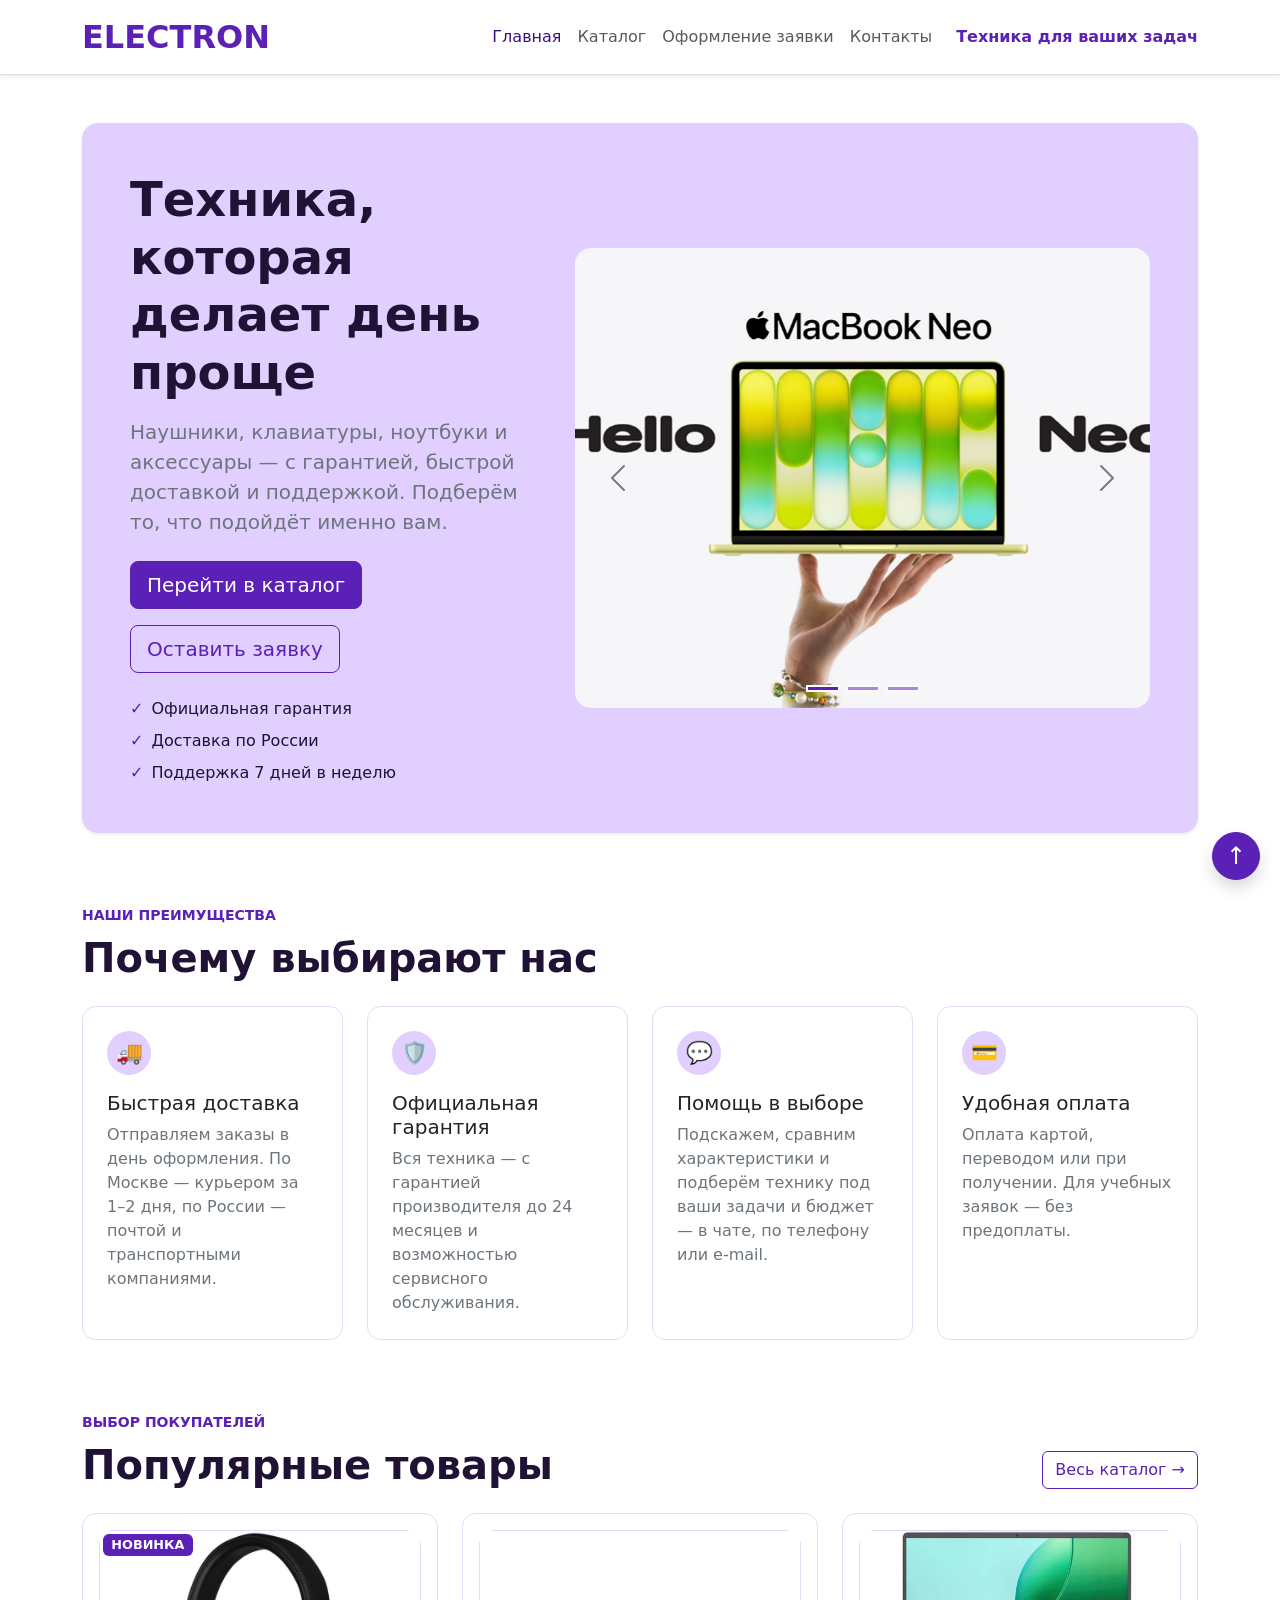
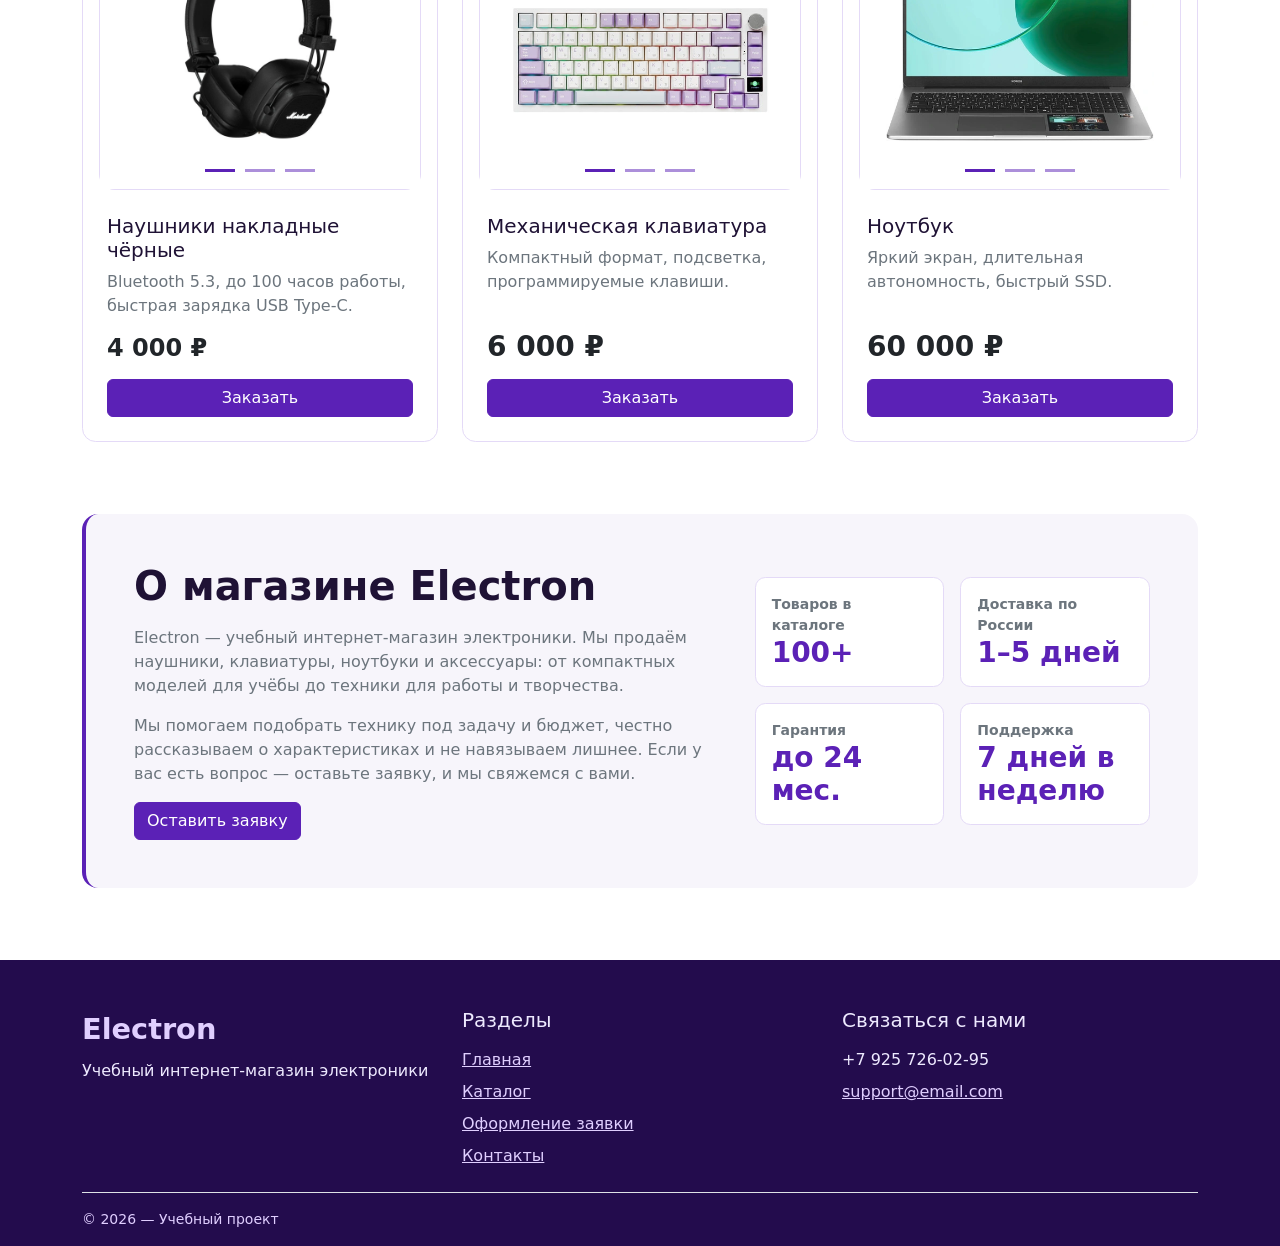
<file: index.html>
<!doctype html>
<html lang="ru" data-bs-theme="light">
  <head>
    <meta charset="UTF-8" />
    <meta name="viewport" content="width=device-width, initial-scale=1" />
    <meta
      name="description"
      content="Electron — учебный интернет-магазин электроники: наушники, клавиатуры, ноутбуки и аксессуары."
    />
    <meta property="og:type" content="website" />
    <meta
      property="og:title"
      content="Electron — интернет-магазин электроники"
    />
    <meta
      property="og:description"
      content="Учебный frontend-проект интернет-магазина электроники."
    />
    <meta
      property="og:image"
      content="https://aer1s7.github.io/kr1-html-css-shop/images/preview.jpg"
    />
    <title>Electron — интернет-магазин электроники</title>
    <script src="vendor/bootstrap/js/bootstrap.bundle.min.js"></script>
    <link rel="stylesheet" href="vendor/bootstrap/css/bootstrap.min.css" />
    <link rel="stylesheet" href="css/custom.css" />
  </head>
  <body>
    <a id="top" class="visually-hidden-focusable" href="#main-content"
      >Перейти к содержимому</a
    >

    <nav
      class="navbar navbar-expand-lg sticky-top bg-white shadow-sm border-bottom"
    >
      <div class="container">
        <a class="navbar-brand fw-bold fs-2 brand-link" href="index.html"
          >ELECTRON</a
        >
        <button
          class="navbar-toggler"
          type="button"
          data-bs-toggle="collapse"
          data-bs-target="#mainNavbar"
          aria-controls="mainNavbar"
          aria-expanded="false"
          aria-label="Открыть меню"
        >
          <span class="navbar-toggler-icon"></span>
        </button>
        <div class="collapse navbar-collapse" id="mainNavbar">
          <ul class="navbar-nav ms-auto mb-2 mb-lg-0 align-items-lg-center">
            <li class="nav-item">
              <a class="nav-link active" aria-current="page" href="index.html"
                >Главная</a
              >
            </li>
            <li class="nav-item">
              <a class="nav-link" href="catalog.html">Каталог</a>
            </li>
            <li class="nav-item">
              <a class="nav-link" href="order.html">Оформление заявки</a>
            </li>
            <li class="nav-item">
              <a class="nav-link" href="contacts.html">Контакты</a>
            </li>
          </ul>
          <span class="navbar-text ms-lg-3 fw-semibold brand-text"
            >Техника для ваших задач</span
          >
        </div>
      </div>
    </nav>

    <main id="main-content">
      <!-- Hero -->

      <section class="container py-5">
        <div class="hero-panel rounded-4 shadow-sm p-4 p-lg-5">
          <div class="row align-items-center g-4 g-lg-5">
            <div class="col-12 col-lg-5">
              <h1 class="display-5 fw-bold mb-3">
                Техника, которая делает день проще
              </h1>
              <p class="lead text-secondary mb-4">
                Наушники, клавиатуры, ноутбуки и аксессуары — с гарантией,
                быстрой доставкой и поддержкой. Подберём то, что подойдёт именно
                вам.
              </p>
              <div class="d-flex flex-wrap gap-3 mb-4">
                <a class="btn btn-brand btn-lg" href="catalog.html"
                  >Перейти в каталог</a
                >
                <a class="btn btn-outline-brand btn-lg" href="order.html"
                  >Оставить заявку</a
                >
              </div>
              <ul class="list-unstyled d-flex flex-column gap-2 mb-0">
                <li>
                  <span class="text-brand fw-bold me-2">✓</span>Официальная
                  гарантия
                </li>
                <li>
                  <span class="text-brand fw-bold me-2">✓</span>Доставка по
                  России
                </li>
                <li>
                  <span class="text-brand fw-bold me-2">✓</span>Поддержка 7 дней
                  в неделю
                </li>
              </ul>
            </div>
            <div class="col-12 col-lg-7">
              <div
                id="heroCarousel"
                class="carousel slide"
                data-bs-ride="carousel"
                data-bs-theme="dark"
              >
                <div class="carousel-indicators">
                  <button
                    type="button"
                    data-bs-target="#heroCarousel"
                    data-bs-slide-to="0"
                    class="active"
                    aria-current="true"
                    aria-label="Слайд 1"
                  ></button>
                  <button
                    type="button"
                    data-bs-target="#heroCarousel"
                    data-bs-slide-to="1"
                    aria-label="Слайд 2"
                  ></button>
                  <button
                    type="button"
                    data-bs-target="#heroCarousel"
                    data-bs-slide-to="2"
                    aria-label="Слайд 3"
                  ></button>
                </div>
                <div class="carousel-inner rounded-4">
                  <div class="carousel-item active" data-bs-interval="5000">
                    <img
                      src="images/carousel.png"
                      class="d-block w-100 hero-carousel-image"
                      alt="Подборка современной электроники"
                    />
                  </div>
                  <div class="carousel-item" data-bs-interval="5000">
                    <img
                      src="images/carousel2.webp"
                      class="d-block w-100 hero-carousel-image"
                      alt="Электроника и аксессуары"
                    />
                  </div>
                  <div class="carousel-item">
                    <img
                      src="images/carousel3.jpg"
                      class="d-block w-100 hero-carousel-image"
                      alt="Техника для работы и отдыха"
                    />
                  </div>
                </div>
                <button
                  class="carousel-control-prev"
                  type="button"
                  data-bs-target="#heroCarousel"
                  data-bs-slide="prev"
                >
                  <span
                    class="carousel-control-prev-icon"
                    aria-hidden="true"
                  ></span
                  ><span class="visually-hidden">Предыдущий</span>
                </button>
                <button
                  class="carousel-control-next"
                  type="button"
                  data-bs-target="#heroCarousel"
                  data-bs-slide="next"
                >
                  <span
                    class="carousel-control-next-icon"
                    aria-hidden="true"
                  ></span
                  ><span class="visually-hidden">Следующий</span>
                </button>
              </div>
            </div>
          </div>
        </div>
      </section>

      <!-- Преимущества -->

      <section class="container py-4" id="advantages">
        <div
          class="d-flex flex-wrap justify-content-between align-items-end gap-2 mb-4"
        >
          <div>
            <p class="text-brand fw-semibold text-uppercase small mb-2">
              Наши преимущества
            </p>
            <h2 class="h1 fw-bold mb-0">Почему выбирают нас</h2>
          </div>
        </div>
        <div class="row row-cols-1 row-cols-sm-2 row-cols-xl-4 g-4">
          <div class="col">
            <article class="card h-100 feature-card">
              <div class="card-body p-4">
                <div class="feature-icon mb-3" aria-hidden="true">🚚</div>
                <h3 class="h5 card-title">Быстрая доставка</h3>
                <p class="card-text text-secondary mb-0">
                  Отправляем заказы в день оформления. По Москве — курьером за
                  1–2 дня, по России — почтой и транспортными компаниями.
                </p>
              </div>
            </article>
          </div>
          <div class="col">
            <article class="card h-100 feature-card">
              <div class="card-body p-4">
                <div class="feature-icon mb-3" aria-hidden="true">🛡️</div>
                <h3 class="h5 card-title">Официальная гарантия</h3>
                <p class="card-text text-secondary mb-0">
                  Вся техника — с гарантией производителя до 24 месяцев и
                  возможностью сервисного обслуживания.
                </p>
              </div>
            </article>
          </div>
          <div class="col">
            <article class="card h-100 feature-card">
              <div class="card-body p-4">
                <div class="feature-icon mb-3" aria-hidden="true">💬</div>
                <h3 class="h5 card-title">Помощь в выборе</h3>
                <p class="card-text text-secondary mb-0">
                  Подскажем, сравним характеристики и подберём технику под ваши
                  задачи и бюджет — в чате, по телефону или e-mail.
                </p>
              </div>
            </article>
          </div>
          <div class="col">
            <article class="card h-100 feature-card">
              <div class="card-body p-4">
                <div class="feature-icon mb-3" aria-hidden="true">💳</div>
                <h3 class="h5 card-title">Удобная оплата</h3>
                <p class="card-text text-secondary mb-0">
                  Оплата картой, переводом или при получении. Для учебных заявок
                  — без предоплаты.
                </p>
              </div>
            </article>
          </div>
        </div>
      </section>

      <!-- Популярные товары -->

      <section class="container py-5" id="popular">
        <div
          class="d-flex flex-wrap justify-content-between align-items-end gap-3 mb-4"
        >
          <div>
            <p class="text-brand fw-semibold text-uppercase small mb-2">
              Выбор покупателей
            </p>
            <h2 class="h1 fw-bold mb-0">Популярные товары</h2>
          </div>
          <a href="catalog.html" class="btn btn-outline-brand"
            >Весь каталог <span aria-hidden="true">→</span></a
          >
        </div>
        <div class="row row-cols-1 row-cols-sm-2 row-cols-lg-3 g-4">
          <div class="col">
            <article class="card product-card h-100">
              <span class="badge product-badge">Новинка</span>
              <a href="product.html" class="product-image-wrap">
                <div
                  id="productCarousel"
                  class="carousel slide"
                  data-bs-ride="carousel"
                  data-bs-theme="dark"
                >
                  <div class="carousel-indicators">
                    <button
                      type="button"
                      data-bs-target="#productCarousel"
                      data-bs-slide-to="0"
                      class="active"
                      aria-current="true"
                      aria-label="Слайд 1"
                    ></button>
                    <button
                      type="button"
                      data-bs-target="#productCarousel"
                      data-bs-slide-to="1"
                      aria-label="Слайд 2"
                    ></button>
                    <button
                      type="button"
                      data-bs-target="#productCarousel"
                      data-bs-slide-to="2"
                      aria-label="Слайд 3"
                    ></button>
                  </div>
                  <div class="carousel-inner rounded-4">
                    <div class="carousel-item active" data-bs-interval="5000">
                      <img
                        class="d-block w-100 pb-5 card-img-top product-image carousel-image"
                        src="images/product-1.jpg"
                      />
                    </div>
                    <div class="carousel-item" data-bs-interval="5000">
                      <img
                        src="images/product-1-2.webp"
                        class="d-block w-100 card-img-top product-image carousel-image"
                      />
                    </div>
                    <div class="carousel-item" data-bs-interval="5000">
                      <img
                        src="images/product-1-3.webp"
                        class="d-block w-100 pb-3 card-img-top product-image carousel-image"
                      />
                    </div>
                  </div></div
              ></a>
              <div class="card-body d-flex flex-column p-4">
                <h3 class="h5 card-title">
                  <a href="product.html" class="product-title-link"
                    >Наушники накладные чёрные</a
                  >
                </h3>
                <p class="card-text text-secondary text-wrap">
                  Bluetooth 5.3, до 100 часов работы, быстрая зарядка USB
                  Type-C.
                </p>
                <p class="h4 fw-bold mt-auto mb-3">4 000 ₽</p>
                <button
                  class="btn btn-brand w-100"
                  type="button"
                  data-product="Наушники накладные чёрные"
                  data-bs-toggle="modal"
                  data-bs-target="#orderModal"
                >
                  Заказать
                </button>
              </div>
            </article>
          </div>
          <div class="col">
            <article class="card product-card h-100">
              <a href="product.html" class="product-image-wrap">
                <div
                  id="productCarousel2"
                  class="carousel slide"
                  data-bs-ride="carousel"
                  data-bs-theme="dark"
                >
                  <div class="carousel-indicators">
                    <button
                      type="button"
                      data-bs-target="#productCarousel2"
                      data-bs-slide-to="0"
                      class="active"
                      aria-current="true"
                      aria-label="Слайд 1"
                    ></button>
                    <button
                      type="button"
                      data-bs-target="#productCarousel2"
                      data-bs-slide-to="1"
                      aria-label="Слайд 2"
                    ></button>
                    <button
                      type="button"
                      data-bs-target="#productCarousel2"
                      data-bs-slide-to="2"
                      aria-label="Слайд 3"
                    ></button>
                  </div>
                  <div class="carousel-inner rounded-4">
                    <div class="carousel-item active" data-bs-interval="5000">
                      <img
                        class="d-block w-100 card-img-top product-image carousel-image"
                        src="images/product-2.jpg"
                      />
                    </div>
                    <div class="carousel-item" data-bs-interval="5000">
                      <img
                        src="images/product-2-2.webp"
                        class="d-block w-100 card-img-top product-image carousel-image"
                      />
                    </div>
                    <div class="carousel-item" data-bs-interval="5000">
                      <img
                        src="images/product-2-3.webp"
                        class="d-block w-100 card-img-top product-image carousel-image"
                      />
                    </div>
                  </div></div
              ></a>
              <div class="card-body d-flex flex-column p-4">
                <h3 class="h5 card-title">
                  <a href="product.html" class="product-title-link"
                    >Механическая клавиатура</a
                  >
                </h3>
                <p class="card-text text-secondary">
                  Компактный формат, подсветка, программируемые клавиши.
                </p>
                <p class="h3 fw-bold mt-auto mb-3">6 000 ₽</p>
                <button
                  class="btn btn-brand w-100"
                  type="button"
                  data-product="Механическая клавиатура"
                  data-bs-toggle="modal"
                  data-bs-target="#orderModal"
                >
                  Заказать
                </button>
              </div>
            </article>
          </div>
          <div class="col">
            <article class="card product-card h-100">
              <a href="product.html" class="product-image-wrap">
                <div
                  id="productCarousel3"
                  class="carousel slide"
                  data-bs-ride="carousel"
                  data-bs-theme="dark"
                >
                  <div class="carousel-indicators">
                    <button
                      type="button"
                      data-bs-target="#productCarousel3"
                      data-bs-slide-to="0"
                      class="active"
                      aria-current="true"
                      aria-label="Слайд 1"
                    ></button>
                    <button
                      type="button"
                      data-bs-target="#productCarousel3"
                      data-bs-slide-to="1"
                      aria-label="Слайд 2"
                    ></button>
                    <button
                      type="button"
                      data-bs-target="#productCarousel3"
                      data-bs-slide-to="2"
                      aria-label="Слайд 3"
                    ></button>
                  </div>
                  <div class="carousel-inner rounded-4">
                    <div class="carousel-item active" data-bs-interval="5000">
                      <img
                        class="d-block w-100 pb-5 card-img-top product-image carousel-image"
                        src="images/product-3.jpg"
                      />
                    </div>
                    <div class="carousel-item" data-bs-interval="5000">
                      <img
                        src="images/product-3-2.webp"
                        class="d-block w-100 card-img-top product-image carousel-image"
                      />
                    </div>
                    <div class="carousel-item" data-bs-interval="5000">
                      <img
                        src="images/product-3-3.webp"
                        class="d-block w-100 card-img-top product-image carousel-image"
                      />
                    </div>
                  </div></div
              ></a>
              <div class="card-body d-flex flex-column p-4">
                <h3 class="h5 card-title">
                  <a href="product.html" class="product-title-link">Ноутбук</a>
                </h3>
                <p class="card-text text-secondary">
                  Яркий экран, длительная автономность, быстрый SSD.
                </p>
                <p class="h3 fw-bold mt-auto mb-3">60 000 ₽</p>
                <button
                  class="btn btn-brand w-100"
                  type="button"
                  data-product="Ноутбук"
                  data-bs-toggle="modal"
                  data-bs-target="#orderModal"
                >
                  Заказать
                </button>
              </div>
            </article>
          </div>
        </div>
      </section>

      <!-- О магазине -->

      <section class="container py-4 mb-5" aria-labelledby="about-shop-title">
        <div class="about-panel rounded-4 p-4 p-lg-5">
          <div class="row g-4 g-lg-5 align-items-center">
            <div class="col-12 col-lg-7">
              <h2 class="h1 fw-bold mb-3" id="about-shop-title">
                О магазине Electron
              </h2>
              <p class="text-secondary">
                Electron — учебный интернет-магазин электроники. Мы продаём
                наушники, клавиатуры, ноутбуки и аксессуары: от компактных
                моделей для учёбы до техники для работы и творчества.
              </p>
              <p class="text-secondary">
                Мы помогаем подобрать технику под задачу и бюджет, честно
                рассказываем о характеристиках и не навязываем лишнее. Если у
                вас есть вопрос — оставьте заявку, и мы свяжемся с вами.
              </p>
              <a class="btn btn-brand" href="order.html">Оставить заявку</a>
            </div>
            <div class="col-12 col-lg-5">
              <dl class="row g-3 mb-0">
                <div class="col-6">
                  <div class="fact-card h-100">
                    <dt class="small text-secondary">Товаров в каталоге</dt>
                    <dd class="h3 fw-bold text-brand mb-0">100+</dd>
                  </div>
                </div>
                <div class="col-6">
                  <div class="fact-card h-100">
                    <dt class="small text-secondary">Доставка по России</dt>
                    <dd class="h3 fw-bold text-brand mb-0">1–5 дней</dd>
                  </div>
                </div>
                <div class="col-6">
                  <div class="fact-card h-100">
                    <dt class="small text-secondary">Гарантия</dt>
                    <dd class="h3 fw-bold text-brand mb-0">до 24 мес.</dd>
                  </div>
                </div>
                <div class="col-6">
                  <div class="fact-card h-100">
                    <dt class="small text-secondary">Поддержка</dt>
                    <dd class="h3 fw-bold text-brand mb-0">7 дней в неделю</dd>
                  </div>
                </div>
              </dl>
            </div>
          </div>
        </div>
      </section>
    </main>

    <!-- Футер -->

    <footer id="site-footer" class="site-footer pt-5 pb-3">
      <div class="container">
        <div class="row g-4 pb-4">
          <div class="col-12 col-md-4">
            <a href="index.html" class="footer-logo text-decoration-none"
              >Electron</a
            >
            <p class="mt-2 mb-0">Учебный интернет-магазин электроники</p>
          </div>
          <div class="col-6 col-md-4">
            <h2 class="h5 mb-3">Разделы</h2>
            <ul class="list-unstyled d-grid gap-2 mb-0">
              <li><a href="index.html">Главная</a></li>
              <li><a href="catalog.html">Каталог</a></li>
              <li><a href="order.html">Оформление заявки</a></li>
              <li><a href="contacts.html">Контакты</a></li>
            </ul>
          </div>
          <div class="col-6 col-md-4">
            <h2 class="h5 mb-3">Связаться с нами</h2>
            <p class="mb-2">+7 925 726-02-95</p>
            <p class="mb-0">
              <a href="mailto:support@email.com">support@email.com</a>
            </p>
          </div>
        </div>
        <div class="border-top footer-bottom pt-3">
          <p class="small mb-0">&copy; 2026 — Учебный проект</p>
        </div>
      </div>
    </footer>

    <div
      class="modal fade"
      id="orderModal"
      tabindex="-1"
      aria-labelledby="orderModalLabel"
      aria-hidden="true"
    >
      <div class="modal-dialog modal-dialog-centered">
        <div class="modal-content">
          <div class="modal-header">
            <h2 class="modal-title fs-5" id="orderModalLabel">
              Оформление заявки
            </h2>
            <button
              type="button"
              class="btn-close"
              data-bs-dismiss="modal"
              aria-label="Закрыть"
            ></button>
          </div>
          <form
            class="needs-validation"
            id="order-form"
            action="#"
            method="post"
            novalidate
          >
            <div class="modal-body">
              <input type="hidden" id="selected-product" name="product" />
              <div class="mb-3">
                <label class="form-label" for="order-name">Имя</label
                ><input
                  class="form-control"
                  id="order-name"
                  name="name"
                  type="text"
                  placeholder="Введите ваше имя"
                  autocomplete="given-name"
                  required
                />
                <div class="invalid-feedback">Укажите имя.</div>
              </div>
              <div class="mb-3">
                <label class="form-label" for="order-email">E-mail</label
                ><input
                  class="form-control"
                  id="order-email"
                  name="email"
                  type="email"
                  placeholder="example@mail.ru"
                  autocomplete="email"
                  required
                />
                <div class="invalid-feedback">Укажите корректный e-mail.</div>
              </div>
              <div class="mb-3">
                <label class="form-label" for="order-phone">Телефон</label
                ><input
                  class="form-control"
                  id="order-phone"
                  name="phone"
                  type="tel"
                  inputmode="tel"
                  placeholder="+7 (900) 000-00-00"
                  pattern="^\\+7 \\(\\d{3}\\) \\d{3}-\\d{2}-\\d{2}$"
                  required
                />
                <div class="invalid-feedback">
                  Введите телефон в формате +7 (900) 000-00-00.
                </div>
              </div>
              <div class="mb-3">
                <label class="form-label" for="order-topic">Тема</label
                ><select
                  class="form-select"
                  id="order-topic"
                  name="topic"
                  required
                >
                  <option value="">Выберите тему</option>
                  <option value="product">Заказ товара</option>
                  <option value="consultation">Консультация</option>
                  <option value="delivery">Доставка</option>
                </select>
                <div class="invalid-feedback">Выберите тему обращения.</div>
              </div>
              <div class="mb-3">
                <label class="form-label" for="order-comment">Комментарий</label
                ><textarea
                  class="form-control"
                  id="order-comment"
                  name="comment"
                  rows="4"
                  placeholder="Укажите дополнительную информацию"
                  required
                ></textarea>
                <div class="invalid-feedback">Добавьте комментарий.</div>
              </div>
              <div class="form-check">
                <input
                  class="form-check-input"
                  id="order-agreement"
                  name="agreement"
                  type="checkbox"
                  required
                /><label class="form-check-label" for="order-agreement"
                  >Я согласен на обработку данных</label
                >
                <div class="invalid-feedback">
                  Необходимо согласие на обработку данных.
                </div>
              </div>
            </div>
            <div class="modal-footer">
              <button
                class="btn btn-outline-secondary"
                type="button"
                data-bs-dismiss="modal"
              >
                Закрыть</button
              ><button class="btn btn-brand" type="submit">
                Отправить заявку
              </button>
            </div>
          </form>
        </div>
      </div>
    </div>

    <div class="toast-container position-fixed bottom-0 end-0 p-3">
      <div
        id="successToast"
        class="toast align-items-center text-bg-success border-0"
        role="status"
        aria-live="polite"
        aria-atomic="true"
      >
        <div class="d-flex">
          <div class="toast-body">Форма успешно отправлена!</div>
          <button
            type="button"
            class="btn-close btn-close-white me-2 m-auto"
            data-bs-dismiss="toast"
            aria-label="Закрыть"
          ></button>
        </div>
      </div>
    </div>

    <a
      href="#top"
      class="scroll-top btn btn-brand rounded-circle shadow"
      aria-label="Наверх"
      title="Наверх"
      >↑</a
    >
    <script>
      (() => {
        const form = document.getElementById("order-form");
        const productInput = document.getElementById("selected-product");
        const modal = document.getElementById("orderModal");
        document.querySelectorAll("[data-product]").forEach((button) => {
          button.addEventListener("click", () => {
            productInput.value = button.dataset.product || "";
          });
        });
        form.addEventListener("submit", (event) => {
          event.preventDefault();
          if (!form.checkValidity()) {
            event.stopPropagation();
            form.classList.add("was-validated");
            return;
          }
          bootstrap.Modal.getOrCreateInstance(modal).hide();
          bootstrap.Toast.getOrCreateInstance(
            document.getElementById("successToast"),
          ).show();
          form.reset();
          form.classList.remove("was-validated");
        });
      })();
    </script>
  </body>
</html>
</file>
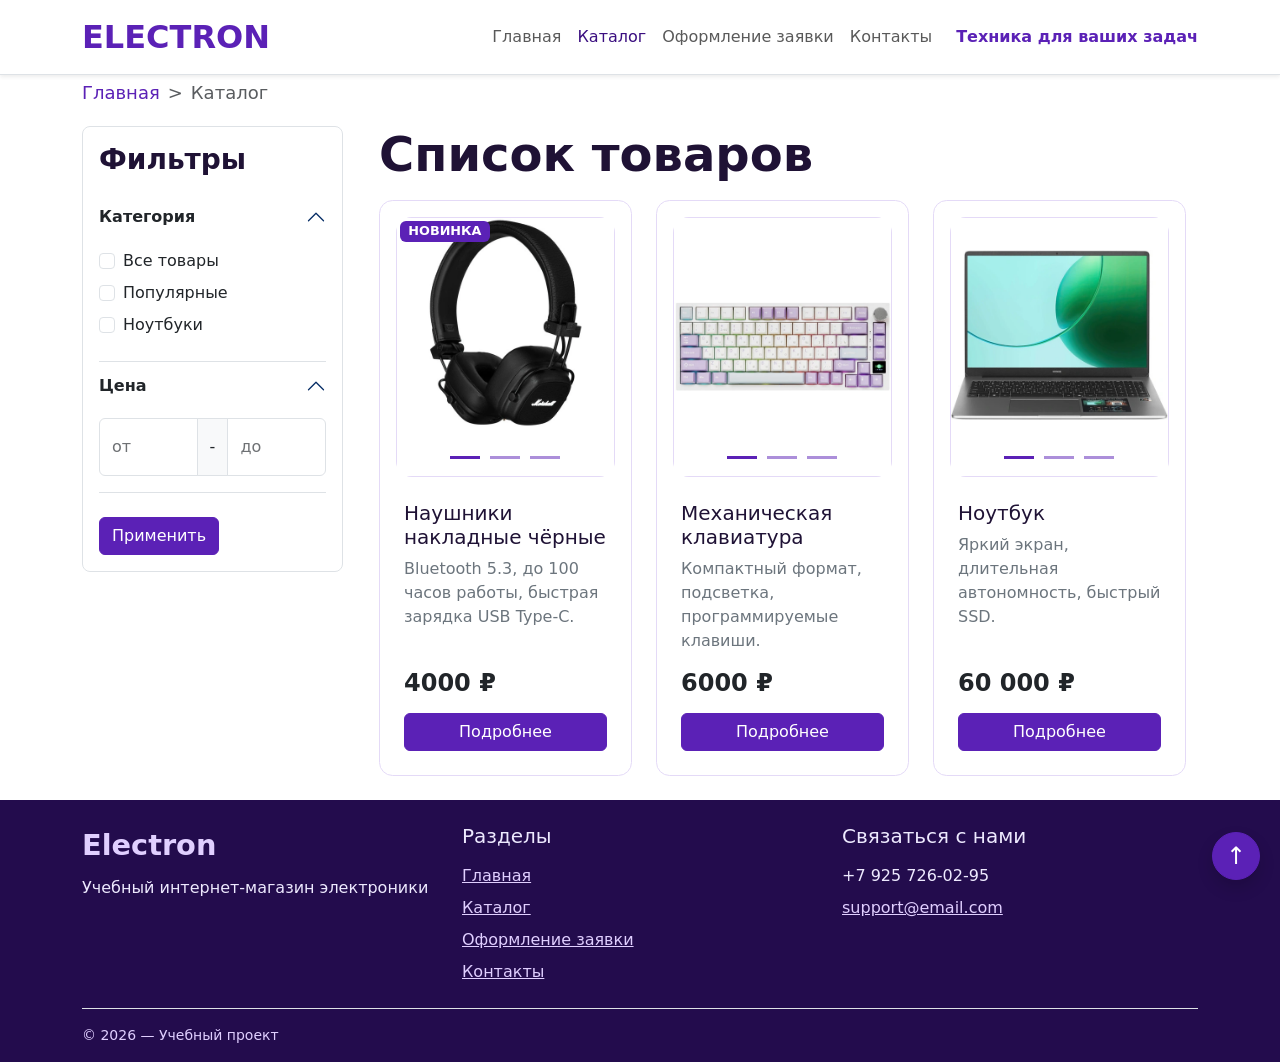
<file: catalog.html>
<!doctype html>
<html lang="ru">
  <head>
    <meta charset="UTF-8" />
    <meta name="viewport" content="width=device-width, initial-scale=1.0" />
    <meta
      name="description"
      content="Каталог товаров учебного интернет-
магазина."
    />
    <meta property="og:type" content="website" />
    <meta property="og:title" content="Учебный интернет-магазин" />
    <meta
      property="og:description"
      content="Учебный frontend-проект интернет-
магазина."
    />
    <meta
      property="og:image"
      content="https://aer1s7.github.io/kr1-html-css-
shop/images/preview.jpg"
    />
    <title>Каталог товаров — Учебный интернет-магазин</title>
    <script src="vendor/bootstrap/js/bootstrap.bundle.min.js"></script>
    <link rel="stylesheet" href="vendor/bootstrap/css/bootstrap.min.css" />
    <link rel="stylesheet" href="css/custom.css" />
  </head>
  <body>
    <!-- НАВБАР -->

    <nav
      class="navbar navbar-expand-lg sticky-top bg-white shadow-sm border-bottom"
    >
      <div class="container">
        <a class="navbar-brand fw-bold fs-2 brand-link" href="index.html"
          >ELECTRON</a
        >
        <button
          class="navbar-toggler"
          type="button"
          data-bs-toggle="collapse"
          data-bs-target="#mainNavbar"
          aria-controls="mainNavbar"
          aria-expanded="false"
          aria-label="Открыть меню"
        >
          <span class="navbar-toggler-icon"></span>
        </button>
        <div class="collapse navbar-collapse" id="mainNavbar">
          <ul class="navbar-nav ms-auto mb-2 mb-lg-0 align-items-lg-center">
            <li class="nav-item">
              <a class="nav-link" aria-current="page" href="index.html"
                >Главная</a
              >
            </li>
            <li class="nav-item">
              <a class="nav-link active" href="catalog.html">Каталог</a>
            </li>
            <li class="nav-item">
              <a class="nav-link" href="order.html">Оформление заявки</a>
            </li>
            <li class="nav-item">
              <a class="nav-link" href="contacts.html">Контакты</a>
            </li>
          </ul>
          <span class="navbar-text ms-lg-3 fw-semibold brand-text"
            >Техника для ваших задач</span
          >
        </div>
      </div>
    </nav>

    <main>
      <!-- Хлебные крошки -->

      <nav aria-label="breadcrumb" class="py-1">
        <div class="container">
          <ol class="breadcrumb">
            <li class="breadcrumb-item">
              <a href="index.html">Главная</a>
            </li>
            <li class="breadcrumb-item active" aria-current="page">
              <span>Каталог</span>
            </li>
          </ol>
        </div>
      </nav>

      <!-- Фильтры -->

      <section class="catalog-layout">
        <div class="container">
          <div class="row g-4">
            <div class="col-12 col-md-3">
              <aside class="sidebar p-3 border rounded-3">
                <h2 class="h3 fw-bold mb-3">Фильтры</h2>
                <form class="filters-form" action="#" method="get">
                  <div class="accordion accordion-flush" id="sidebarFilters">
                    <!-- Категория -->
                    <div class="accordion-item">
                      <h3 class="accordion-header">
                        <button
                          class="accordion-button"
                          type="button"
                          data-bs-toggle="collapse"
                          data-bs-target="#categoryMenu"
                          aria-expanded="true"
                          aria-controls="categoryMenu"
                        >
                          Категория
                        </button>
                      </h3>
                      <div
                        id="categoryMenu"
                        class="accordion-collapse collapse show"
                      >
                        <div class="accordion-body">
                          <div class="form-check mb-2">
                            <input
                              class="form-check-input"
                              type="checkbox"
                              name="category"
                              value="all"
                              id="catAll"
                            />
                            <label class="form-check-label" for="catAll"
                              >Все товары</label
                            >
                          </div>
                          <div class="form-check mb-2">
                            <input
                              class="form-check-input"
                              type="checkbox"
                              name="category"
                              value="popular"
                              id="catPopular"
                            />
                            <label class="form-check-label" for="catPopular"
                              >Популярные</label
                            >
                          </div>
                          <div class="form-check mb-2">
                            <input
                              type="checkbox"
                              class="form-check-input"
                              name="category"
                              value="laptop"
                              id="catLaptop"
                            />
                            <label class="form-check-label" for="catLaptop"
                              >Ноутбуки</label
                            >
                          </div>
                        </div>
                      </div>
                    </div>

                    <!-- Цена -->

                    <div class="accordion-item">
                      <h3 class="accordion-header">
                        <button
                          class="accordion-button"
                          type="button"
                          data-bs-toggle="collapse"
                          data-bs-target="#priceMenu"
                          aria-expanded="true"
                          aria-controls="priceMenu"
                        >
                          Цена
                        </button>
                      </h3>
                      <div
                        class="accordion-collapse collapse show"
                        id="priceMenu"
                      >
                        <div class="accordion-body">
                          <div class="input-group">
                            <div class="form-floating">
                              <input
                                type="text"
                                aria-label="Price from"
                                class="form-control"
                                placeholder="от"
                                id="floatingInputGroup1"
                              />
                              <label for="floatingInputGroup1">от</label>
                            </div>
                            <span class="input-group-text">-</span>
                            <div class="form-floating">
                              <input
                                type="text"
                                aria-label="Price to"
                                class="form-control"
                                placeholder="до"
                                id="floatingInputGroup2"
                              />
                              <label for="floatingInputGroup2">до</label>
                            </div>
                          </div>
                        </div>
                      </div>
                    </div>
                    <button class="btn btn-brand mt-4" type="submit">
                      Применить
                    </button>
                  </div>
                </form>
              </aside>
            </div>

            <!-- Каталог -->

            <div class="col-12 col-md-9">
              <section class="container">
                <h1 class="display-5 fw-bold mb-3">Список товаров</h1>
                <div
                  class="row row-cols-1 row-cols-md-2 row-cols-lg-3 align-items-stretch g-4"
                >
                  <div class="col">
                    <article class="card product-card h-100">
                      <span class="badge product-badge">Новинка</span>
                      <a href="product.html" class="product-image-wrap">
                        <div
                          id="productCarousel"
                          class="carousel slide"
                          data-bs-ride="carousel"
                          data-bs-theme="dark"
                        >
                          <div class="carousel-indicators">
                            <button
                              type="button"
                              data-bs-target="#productCarousel"
                              data-bs-slide-to="0"
                              class="active"
                              aria-current="true"
                              aria-label="Слайд 1"
                            ></button>
                            <button
                              type="button"
                              data-bs-target="#productCarousel"
                              data-bs-slide-to="1"
                              aria-label="Слайд 2"
                            ></button>
                            <button
                              type="button"
                              data-bs-target="#productCarousel"
                              data-bs-slide-to="2"
                              aria-label="Слайд 3"
                            ></button>
                          </div>
                          <div class="carousel-inner rounded-4">
                            <div
                              class="carousel-item active"
                              data-bs-interval="5000"
                            >
                              <img
                                class="d-block w-100 pb-5 card-img-top product-image carousel-image"
                                src="images/product-1.jpg"
                              />
                            </div>
                            <div class="carousel-item" data-bs-interval="5000">
                              <img
                                src="images/product-1-2.webp"
                                class="d-block w-100 card-img-top product-image carousel-image"
                              />
                            </div>
                            <div class="carousel-item" data-bs-interval="5000">
                              <img
                                src="images/product-1-3.webp"
                                class="d-block w-100 pb-3 card-img-top product-image carousel-image"
                              />
                            </div>
                          </div></div
                      ></a>
                      <div class="card-body d-flex flex-column p-4">
                        <h3 class="h5 card-title">
                          <a href="product.html" class="product-title-link">
                            Наушники накладные чёрные
                          </a>
                        </h3>
                        <p class="card-text text-secondary">
                          Bluetooth 5.3, до 100 часов работы, быстрая зарядка
                          USB Type-C.
                        </p>
                        <p class="h4 fw-bold mt-auto mb-3">4000 ₽</p>
                        <a href="product.html">
                          <button
                            class="btn btn-brand w-100"
                            type="button"
                            data-product="Товар 1"
                          >
                            Подробнее
                          </button>
                        </a>
                      </div>
                    </article>
                  </div>
                  <div class="col">
                    <article class="card product-card h-100">
                      <a href="product.html" class="product-image-wrap">
                        <div
                          id="productCarousel2"
                          class="carousel slide"
                          data-bs-ride="carousel"
                          data-bs-theme="dark"
                        >
                          <div class="carousel-indicators">
                            <button
                              type="button"
                              data-bs-target="#productCarousel2"
                              data-bs-slide-to="0"
                              class="active"
                              aria-current="true"
                              aria-label="Слайд 1"
                            ></button>
                            <button
                              type="button"
                              data-bs-target="#productCarousel2"
                              data-bs-slide-to="1"
                              aria-label="Слайд 2"
                            ></button>
                            <button
                              type="button"
                              data-bs-target="#productCarousel2"
                              data-bs-slide-to="2"
                              aria-label="Слайд 3"
                            ></button>
                          </div>
                          <div class="carousel-inner rounded-4">
                            <div
                              class="carousel-item active"
                              data-bs-interval="5000"
                            >
                              <img
                                class="d-block w-100 card-img-top product-image carousel-image"
                                src="images/product-2.jpg"
                              />
                            </div>
                            <div class="carousel-item" data-bs-interval="5000">
                              <img
                                src="images/product-2-2.webp"
                                class="d-block w-100 card-img-top product-image carousel-image"
                              />
                            </div>
                            <div class="carousel-item" data-bs-interval="5000">
                              <img
                                src="images/product-2-3.webp"
                                class="d-block w-100 card-img-top product-image carousel-image"
                              />
                            </div>
                          </div></div
                      ></a>
                      <div class="card-body d-flex flex-column p-4">
                        <h3 class="h5 card-title">
                          <a href="product.html" class="product-title-link"
                            >Механическая клавиатура</a
                          >
                        </h3>
                        <p class="card-text text-secondary">
                          Компактный формат, подсветка, программируемые клавиши.
                        </p>
                        <p class="h4 fw-bold mt-auto mb-3">6000 ₽</p>
                        <a href="product.html">
                          <button
                            class="btn btn-brand w-100"
                            type="button"
                            data-product="Товар 2"
                          >
                            Подробнее
                          </button>
                        </a>
                      </div>
                    </article>
                  </div>
                  <div class="col">
                    <article class="card product-card h-100">
                      <a href="product.html" class="product-image-wrap">
                        <div
                          id="productCarousel3"
                          class="carousel slide"
                          data-bs-ride="carousel"
                          data-bs-theme="dark"
                        >
                          <div class="carousel-indicators">
                            <button
                              type="button"
                              data-bs-target="#productCarousel3"
                              data-bs-slide-to="0"
                              class="active"
                              aria-current="true"
                              aria-label="Слайд 1"
                            ></button>
                            <button
                              type="button"
                              data-bs-target="#productCarousel3"
                              data-bs-slide-to="1"
                              aria-label="Слайд 2"
                            ></button>
                            <button
                              type="button"
                              data-bs-target="#productCarousel3"
                              data-bs-slide-to="2"
                              aria-label="Слайд 3"
                            ></button>
                          </div>
                          <div class="carousel-inner rounded-4">
                            <div
                              class="carousel-item active"
                              data-bs-interval="5000"
                            >
                              <img
                                class="d-block w-100 pb-4 card-img-top product-image carousel-image"
                                src="images/product-3.jpg"
                              />
                            </div>
                            <div class="carousel-item" data-bs-interval="5000">
                              <img
                                src="images/product-3-2.webp"
                                class="d-block w-100 card-img-top product-image carousel-image"
                              />
                            </div>
                            <div class="carousel-item" data-bs-interval="5000">
                              <img
                                src="images/product-3-3.webp"
                                class="d-block w-100 card-img-top product-image carousel-image"
                              />
                            </div>
                          </div></div
                      ></a>
                      <div class="card-body d-flex flex-column p-4">
                        <h3 class="h5 card-title">
                          <a href="product.html" class="product-title-link"
                            >Ноутбук</a
                          >
                        </h3>
                        <p class="card-text text-secondary">
                          Яркий экран, длительная автономность, быстрый SSD.
                        </p>
                        <p class="h4 fw-bold mt-auto mb-3">60 000 ₽</p>
                        <a href="product.html">
                          <button
                            class="btn btn-brand w-100"
                            type="button"
                            data-product="Товар 3"
                          >
                            Подробнее
                          </button>
                        </a>
                      </div>
                    </article>
                  </div>
                </div>
              </section>
            </div>
          </div>
        </div>
      </section>
    </main>

    <!-- Футер -->

    <footer id="site-footer" class="site-footer mt-5 pb-3">
      <div class="container">
        <div class="row g-4 pb-4">
          <div class="col-12 col-md-4">
            <a href="index.html" class="footer-logo text-decoration-none"
              >Electron</a
            >
            <p class="mt-2 mb-0">Учебный интернет-магазин электроники</p>
          </div>
          <div class="col-6 col-md-4">
            <h2 class="h5 mb-3">Разделы</h2>
            <ul class="list-unstyled d-grid gap-2 mb-0">
              <li><a href="index.html">Главная</a></li>
              <li><a href="catalog.html">Каталог</a></li>
              <li><a href="order.html">Оформление заявки</a></li>
              <li><a href="contacts.html">Контакты</a></li>
            </ul>
          </div>
          <div class="col-6 col-md-4">
            <h2 class="h5 mb-3">Связаться с нами</h2>
            <p class="mb-2">+7 925 726-02-95</p>
            <p class="mb-0">
              <a href="mailto:support@email.com">support@email.com</a>
            </p>
          </div>
        </div>
        <div class="border-top footer-bottom pt-3">
          <p class="small mb-0">&copy; 2026 — Учебный проект</p>
        </div>
      </div>
    </footer>

    <a
      href="#top"
      class="scroll-top btn btn-brand rounded-circle shadow"
      aria-label="Наверх"
      title="Наверх"
      >↑</a
    >
  </body>
</html>
</file>
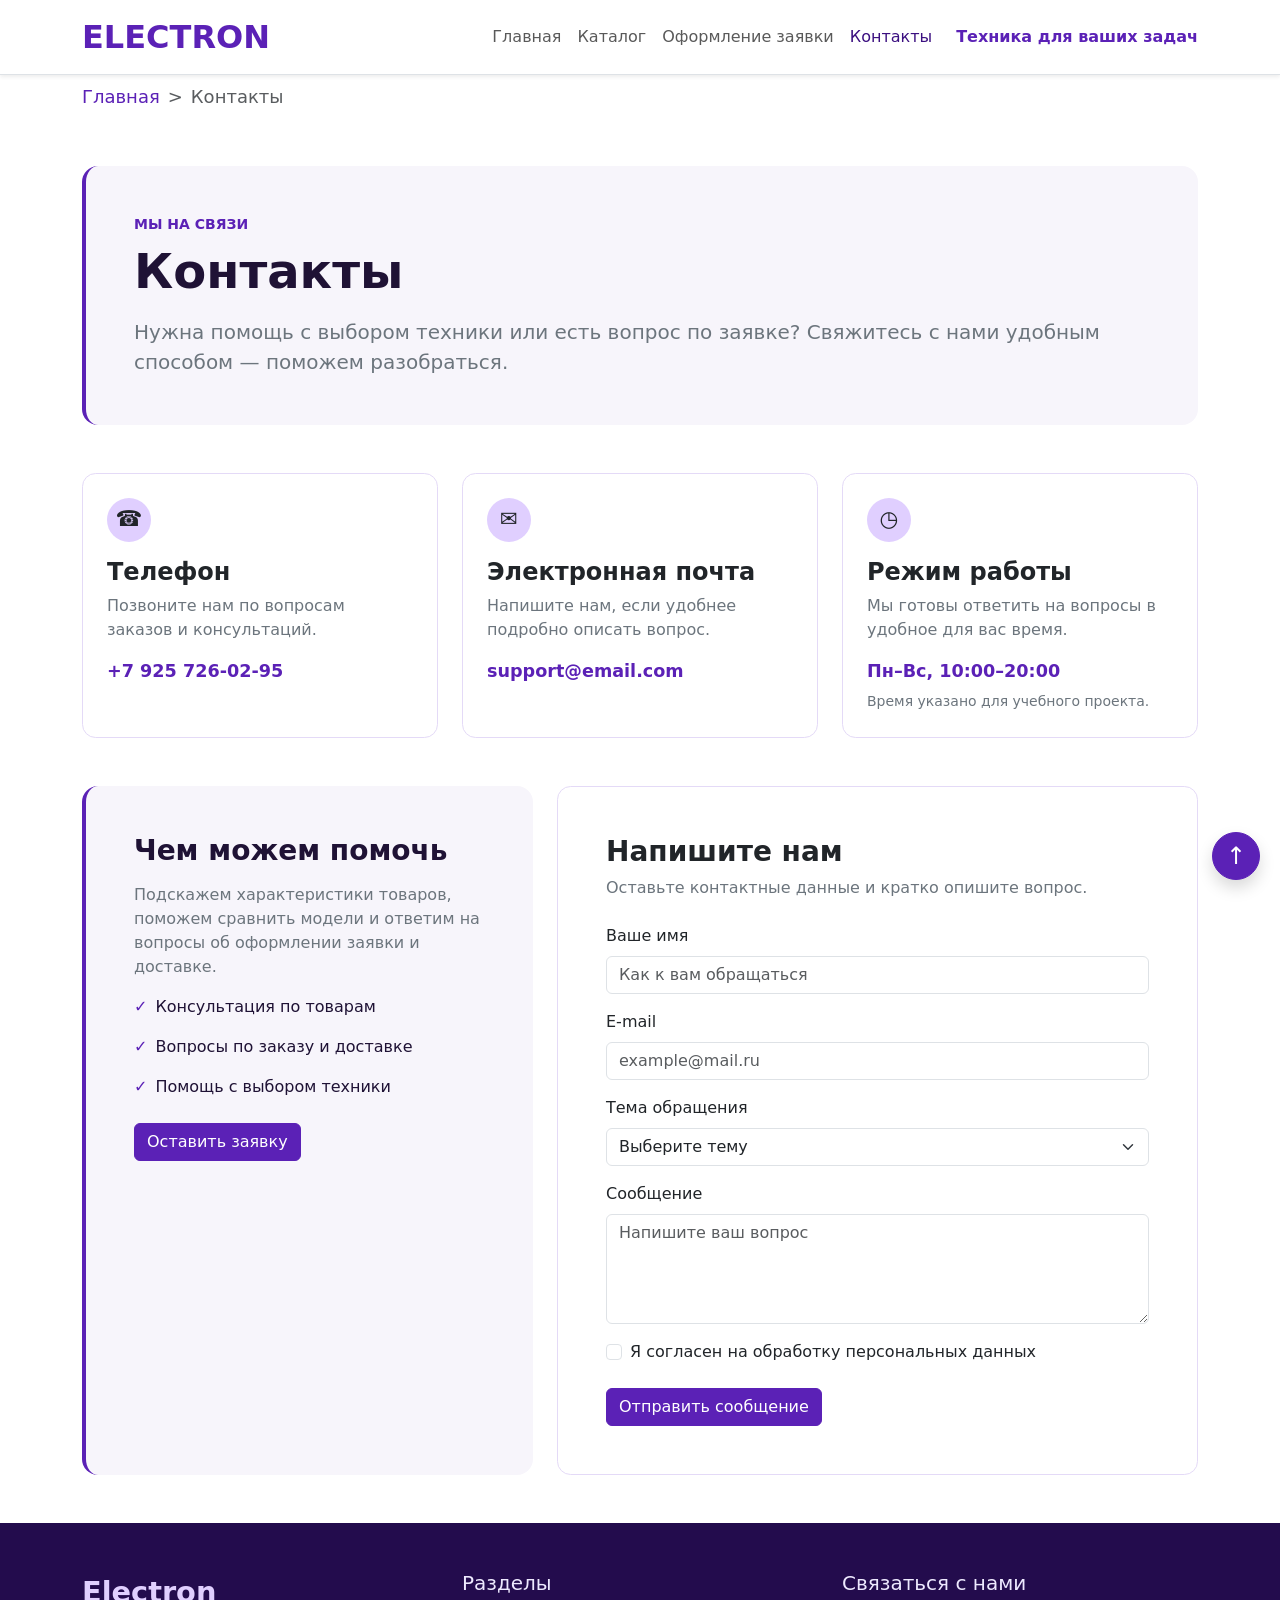
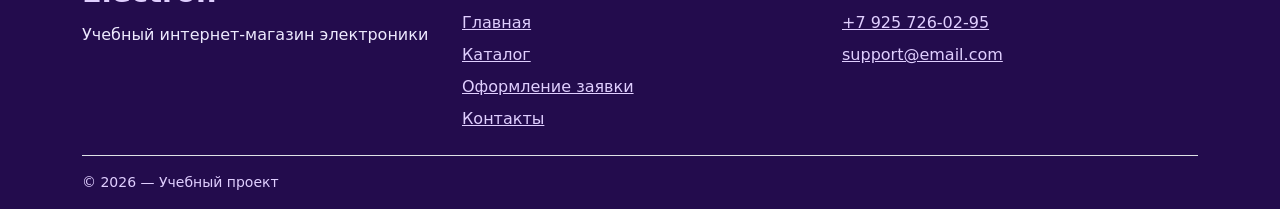
<file: contacts.html>
<!doctype html>
<html lang="ru" data-bs-theme="light">
  <head>
    <meta charset="UTF-8" />
    <meta name="viewport" content="width=device-width, initial-scale=1" />
    <meta
      name="description"
      content="Контакты учебного интернет-магазина электроники Electron."
    />
    <meta property="og:type" content="website" />
    <meta property="og:title" content="Контакты — Electron" />
    <meta
      property="og:description"
      content="Свяжитесь с командой Electron по телефону или электронной почте."
    />
    <meta
      property="og:image"
      content="https://aer1s7.github.io/kr1-html-css-shop/images/preview.jpg"
    />
    <title>Контакты — Electron</title>
    <link rel="stylesheet" href="vendor/bootstrap/css/bootstrap.min.css" />
    <link rel="stylesheet" href="css/custom.css" />
    <script src="vendor/bootstrap/js/bootstrap.bundle.min.js" defer></script>
  </head>
  <body>
    <a id="top" class="visually-hidden-focusable" href="#main-content"
      >Перейти к содержимому</a
    >
    <nav
      class="navbar navbar-expand-lg sticky-top bg-white shadow-sm border-bottom"
    >
      <div class="container">
        <a class="navbar-brand fw-bold fs-2 brand-link" href="index.html"
          >ELECTRON</a
        >
        <button
          class="navbar-toggler"
          type="button"
          data-bs-toggle="collapse"
          data-bs-target="#mainNavbar"
          aria-controls="mainNavbar"
          aria-expanded="false"
          aria-label="Открыть меню"
        >
          <span class="navbar-toggler-icon"></span>
        </button>
        <div class="collapse navbar-collapse" id="mainNavbar">
          <ul class="navbar-nav ms-auto mb-2 mb-lg-0 align-items-lg-center">
            <li class="nav-item">
              <a class="nav-link" href="index.html">Главная</a>
            </li>
            <li class="nav-item">
              <a class="nav-link" href="catalog.html">Каталог</a>
            </li>
            <li class="nav-item">
              <a class="nav-link" href="order.html">Оформление заявки</a>
            </li>
            <li class="nav-item">
              <a
                class="nav-link active"
                aria-current="page"
                href="contacts.html"
                >Контакты</a
              >
            </li>
          </ul>
          <span class="navbar-text ms-lg-3 fw-semibold brand-text"
            >Техника для ваших задач</span
          >
        </div>
      </div>
    </nav>

    <main id="main-content">
      <nav aria-label="breadcrumb" class="py-2">
        <div class="container">
          <ol class="breadcrumb mb-0">
            <li class="breadcrumb-item"><a href="index.html">Главная</a></li>
            <li class="breadcrumb-item active" aria-current="page">Контакты</li>
          </ol>
        </div>
      </nav>

      <section class="container py-4 py-lg-5">
        <div class="contact-intro rounded-4 p-4 p-lg-5 mb-5">
          <p class="text-brand fw-semibold text-uppercase small mb-2">
            Мы на связи
          </p>
          <h1 class="display-5 fw-bold mb-3">Контакты</h1>
          <p class="lead text-secondary mb-0">
            Нужна помощь с выбором техники или есть вопрос по заявке? Свяжитесь
            с нами удобным способом — поможем разобраться.
          </p>
        </div>

        <div class="row g-4 mb-5">
          <div class="col-12 col-md-6 col-xl-4">
            <article class="card contact-card h-100">
              <div class="card-body p-4">
                <div class="feature-icon mb-3" aria-hidden="true">☎</div>
                <h2 class="h4 fw-bold">Телефон</h2>
                <p class="text-secondary">
                  Позвоните нам по вопросам заказов и консультаций.
                </p>
                <a class="contact-value" href="tel:+79257260295"
                  >+7 925 726-02-95</a
                >
              </div>
            </article>
          </div>
          <div class="col-12 col-md-6 col-xl-4">
            <article class="card contact-card h-100">
              <div class="card-body p-4">
                <div class="feature-icon mb-3" aria-hidden="true">✉</div>
                <h2 class="h4 fw-bold">Электронная почта</h2>
                <p class="text-secondary">
                  Напишите нам, если удобнее подробно описать вопрос.
                </p>
                <a class="contact-value" href="mailto:support@email.com"
                  >support@email.com</a
                >
              </div>
            </article>
          </div>
          <div class="col-12 col-md-6 col-xl-4">
            <article class="card contact-card h-100">
              <div class="card-body p-4">
                <div class="feature-icon mb-3" aria-hidden="true">◷</div>
                <h2 class="h4 fw-bold">Режим работы</h2>
                <p class="text-secondary">
                  Мы готовы ответить на вопросы в удобное для вас время.
                </p>
                <p class="contact-value mb-1">Пн–Вс, 10:00–20:00</p>
                <span class="small text-secondary"
                  >Время указано для учебного проекта.</span
                >
              </div>
            </article>
          </div>
        </div>

        <div class="row g-4 align-items-stretch">
          <div class="col-12 col-lg-5">
            <section class="about-panel rounded-4 p-4 p-lg-5 h-100">
              <h2 class="h3 fw-bold mb-3">Чем можем помочь</h2>
              <p class="text-secondary">
                Подскажем характеристики товаров, поможем сравнить модели и
                ответим на вопросы об оформлении заявки и доставке.
              </p>
              <ul class="list-unstyled d-grid gap-3 mb-4">
                <li class="d-flex gap-2">
                  <span class="text-brand fw-bold">✓</span
                  ><span>Консультация по товарам</span>
                </li>
                <li class="d-flex gap-2">
                  <span class="text-brand fw-bold">✓</span
                  ><span>Вопросы по заказу и доставке</span>
                </li>
                <li class="d-flex gap-2">
                  <span class="text-brand fw-bold">✓</span
                  ><span>Помощь с выбором техники</span>
                </li>
              </ul>
              <a href="order.html" class="btn btn-brand">Оставить заявку</a>
            </section>
          </div>
          <div class="col-12 col-lg-7">
            <section class="card contact-form-card h-100">
              <div class="card-body p-4 p-lg-5">
                <h2 class="h3 fw-bold mb-2">Напишите нам</h2>
                <p class="text-secondary mb-4">
                  Оставьте контактные данные и кратко опишите вопрос.
                </p>
                <div
                  id="contacts-alert"
                  class="alert alert-success alert-dismissible fade show d-none"
                  role="alert"
                  aria-live="polite"
                >
                  <strong>Спасибо!</strong> Ваша заявка успешно отправлена. Мы
                  свяжемся с вами в течение рабочего дня.
                  <button
                    type="button"
                    class="btn-close"
                    data-bs-dismiss="alert"
                    aria-label="Закрыть"
                  ></button>
                </div>
                <form
                  id="contacts-page-form"
                  action="contacts.html"
                  method="get"
                >
                  <div class="mb-3">
                    <label for="contact-name" class="form-label">Ваше имя</label
                    ><input
                      class="form-control"
                      id="contact-name"
                      name="name"
                      type="text"
                      autocomplete="name"
                      placeholder="Как к вам обращаться"
                      required
                    />
                  </div>
                  <div class="mb-3">
                    <label for="contact-email" class="form-label">E-mail</label
                    ><input
                      class="form-control"
                      id="contact-email"
                      name="email"
                      type="email"
                      autocomplete="email"
                      placeholder="example@mail.ru"
                      required
                    />
                  </div>
                  <div class="mb-3">
                    <label for="contact-topic" class="form-label"
                      >Тема обращения</label
                    ><select
                      class="form-select"
                      id="contact-topic"
                      name="topic"
                      required
                    >
                      <option value="" selected disabled>Выберите тему</option>
                      <option value="product">Вопрос о товаре</option>
                      <option value="order">Заказ и доставка</option>
                      <option value="other">Другое</option>
                    </select>
                  </div>
                  <div class="mb-3">
                    <label for="contact-message" class="form-label"
                      >Сообщение</label
                    ><textarea
                      class="form-control"
                      id="contact-message"
                      name="message"
                      rows="4"
                      placeholder="Напишите ваш вопрос"
                      required
                    ></textarea>
                  </div>
                  <div class="form-check mb-4">
                    <input
                      class="form-check-input"
                      type="checkbox"
                      id="contact-consent"
                      name="agreement"
                      required
                    /><label class="form-check-label" for="contact-consent"
                      >Я согласен на обработку персональных данных</label
                    >
                  </div>
                  <button class="btn btn-brand" type="submit">
                    Отправить сообщение
                  </button>
                </form>
              </div>
            </section>
          </div>
        </div>
      </section>
    </main>

    <footer id="site-footer" class="site-footer pt-5 pb-3">
      <div class="container">
        <div class="row g-4 pb-4">
          <div class="col-12 col-md-4">
            <a href="index.html" class="footer-logo text-decoration-none"
              >Electron</a
            >
            <p class="mt-2 mb-0">Учебный интернет-магазин электроники</p>
          </div>
          <div class="col-6 col-md-4">
            <h2 class="h5 mb-3">Разделы</h2>
            <ul class="list-unstyled d-grid gap-2 mb-0">
              <li><a href="index.html">Главная</a></li>
              <li><a href="catalog.html">Каталог</a></li>
              <li><a href="order.html">Оформление заявки</a></li>
              <li><a href="contacts.html">Контакты</a></li>
            </ul>
          </div>
          <div class="col-6 col-md-4">
            <h2 class="h5 mb-3">Связаться с нами</h2>
            <p class="mb-2"><a href="tel:+79257260295">+7 925 726-02-95</a></p>
            <p class="mb-0">
              <a href="mailto:support@email.com">support@email.com</a>
            </p>
          </div>
        </div>
        <div class="border-top footer-bottom pt-3">
          <p class="small mb-0">&copy; 2026 — Учебный проект</p>
        </div>
      </div>
    </footer>
    <a
      href="#top"
      class="scroll-top btn btn-brand rounded-circle shadow"
      aria-label="Наверх"
      title="Наверх"
      >↑</a
    >
    <script src="js/contacts.js"></script>
  </body>
</html>
</file>
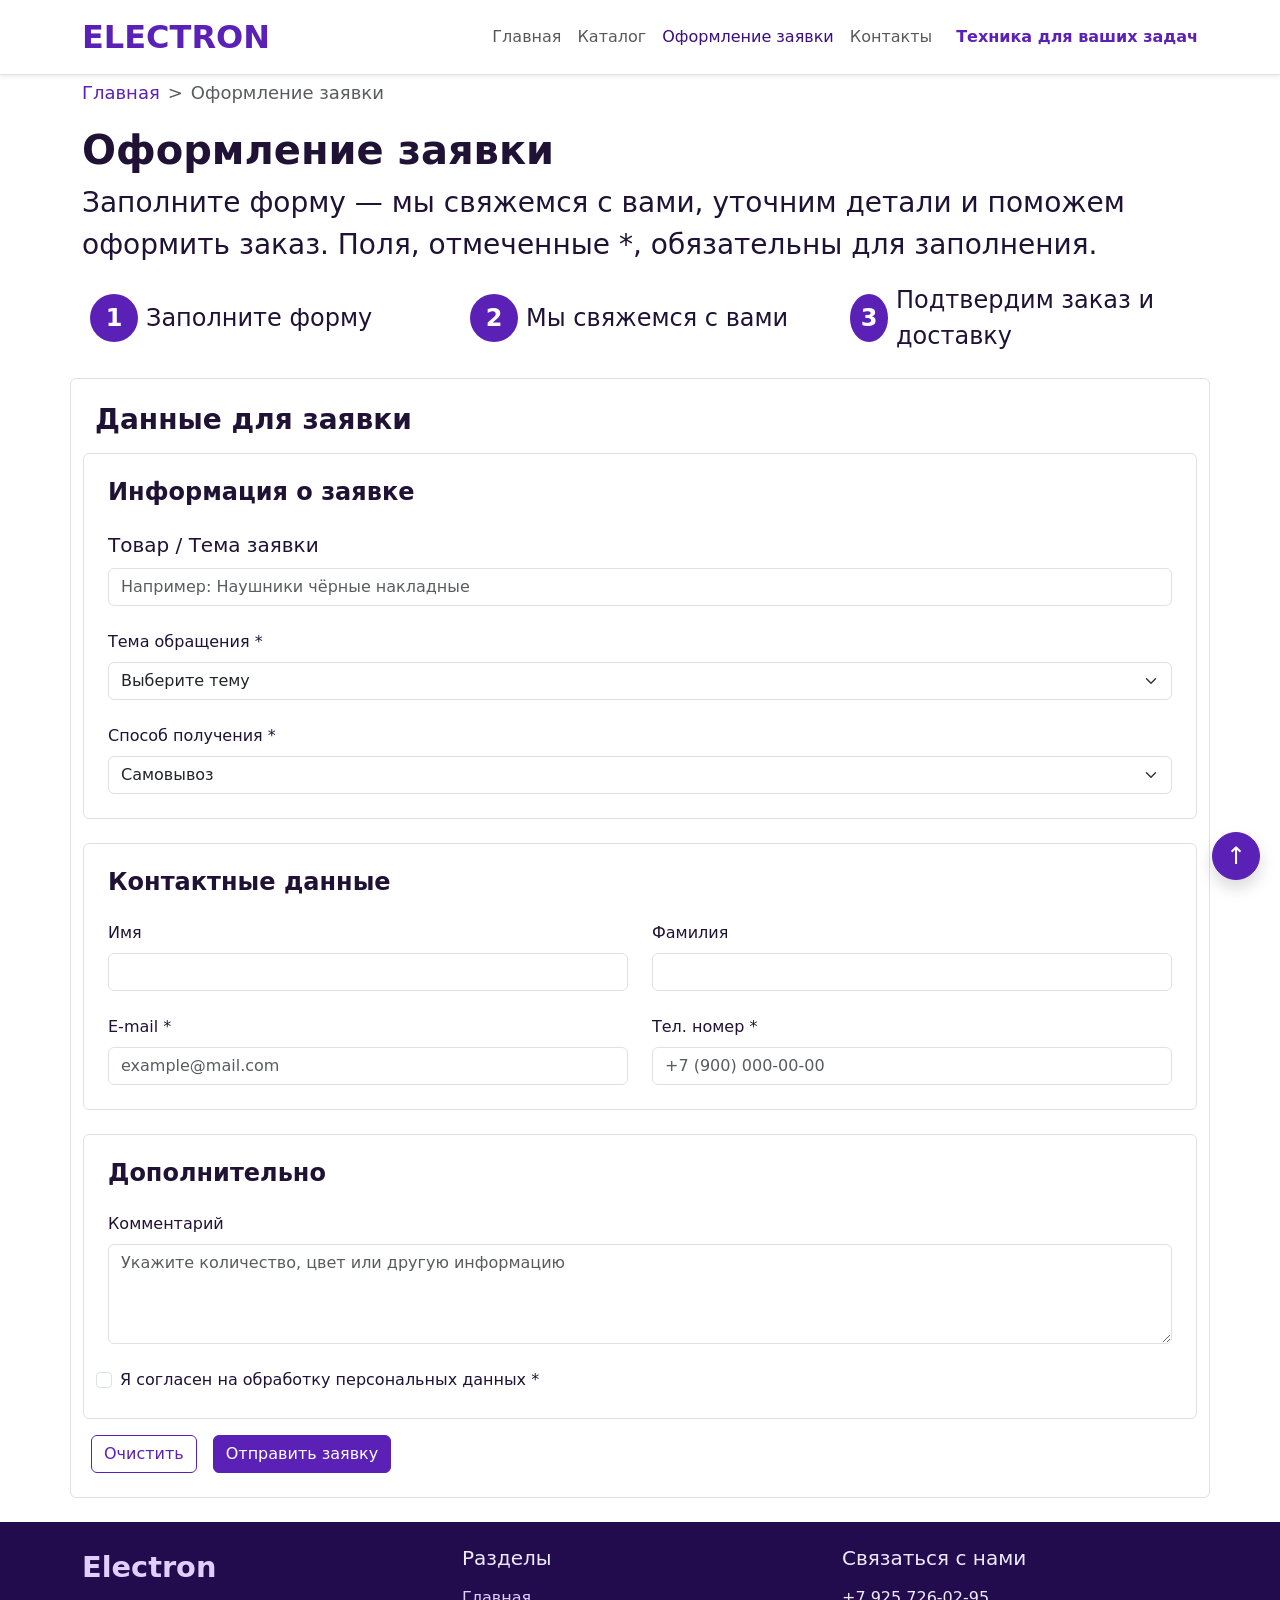
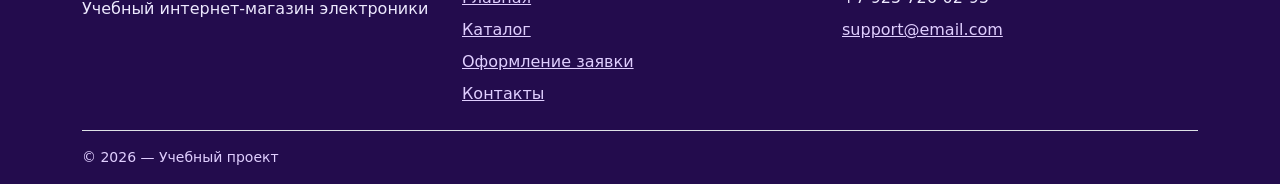
<file: order.html>
<!doctype html>
<html lang="ru">
  <head>
    <meta charset="UTF-8" />
    <meta name="viewport" content="width=device-width, initial-scale=1.0" />
    <meta
      name="description"
      content="Оформление заявки в интернет-магазине ShopProject: выбор товара, контакты, способ получения."
    />
    <meta property="og:type" content="website" />
    <meta property="og:title" content="Оформление заявки — ShopProject" />
    <meta
      property="og:description"
      content="Учебный frontend-проект интернет-магазина электроники."
    />
    <meta
      property="og:image"
      content="https://aer1s7.github.io/kr1-html-css-shop/images/preview.jpg"
    />
    <title>Оформление заявки — ShopProject</title>
    <script src="vendor/bootstrap/js/bootstrap.bundle.min.js"></script>
    <link rel="stylesheet" href="vendor/bootstrap/css/bootstrap.min.css" />
    <link rel="stylesheet" href="css/custom.css" />
  </head>
  <body>
    <a id="top"></a>

    <!-- НАВБАР -->

    <nav
      class="navbar navbar-expand-lg sticky-top bg-white shadow-sm border-bottom"
    >
      <div class="container">
        <a class="navbar-brand fw-bold fs-2 brand-link" href="index.html"
          >ELECTRON</a
        >
        <button
          class="navbar-toggler"
          type="button"
          data-bs-toggle="collapse"
          data-bs-target="#mainNavbar"
          aria-controls="mainNavbar"
          aria-expanded="false"
          aria-label="Открыть меню"
        >
          <span class="navbar-toggler-icon"></span>
        </button>
        <div class="collapse navbar-collapse" id="mainNavbar">
          <ul class="navbar-nav ms-auto mb-2 mb-lg-0 align-items-lg-center">
            <li class="nav-item">
              <a class="nav-link" aria-current="page" href="index.html"
                >Главная</a
              >
            </li>
            <li class="nav-item">
              <a class="nav-link" href="catalog.html">Каталог</a>
            </li>
            <li class="nav-item">
              <a class="nav-link active" href="order.html">Оформление заявки</a>
            </li>
            <li class="nav-item">
              <a class="nav-link" href="contacts.html">Контакты</a>
            </li>
          </ul>
          <span class="navbar-text ms-lg-3 fw-semibold brand-text"
            >Техника для ваших задач</span
          >
        </div>
      </div>
    </nav>

    <main>
      <!-- Хлебные крошки -->

      <nav aria-label="breadcrumb" class="py-1">
        <div class="container">
          <ol class="breadcrumb">
            <li class="breadcrumb-item">
              <a href="index.html">Главная</a>
            </li>
            <li class="breadcrumb-item active" aria-current="page">
              <span>Оформление заявки</span>
            </li>
          </ol>
        </div>
      </nav>

      <!-- Заглавие заявки -->

      <section class="order-intro">
        <div class="container d-flex flex-column g-4">
          <h1 class="fw-bold mb-2">Оформление заявки</h1>
          <p class="lead fs-3 mb-3">
            Заполните форму — мы свяжемся с вами, уточним детали и поможем
            оформить заказ. Поля, отмеченные *, обязательны для заполнения.
          </p>
          <div class="row row-cols-1 row-cols-md-2 row-cols-lg-3 g-4">
            <div class="d-flex col align-items-center">
              <span class="order-step fw-bold mx-2">1</span>
              <p class="fs-4 mb-0">Заполните форму</p>
            </div>
            <div class="d-flex col align-items-center">
              <span class="order-step fw-bold mx-2">2</span>
              <p class="fs-4 mb-0">Мы свяжемся с вами</p>
            </div>
            <div class="d-flex col align-items-center">
              <span class="order-step fw-bold mx-2">3</span>
              <p class="fs-4 mb-0">Подтвердим заказ и доставку</p>
            </div>
          </div>
        </div>
      </section>

      <!-- Форма заявки -->

      <section class="section order-layout">
        <div class="container mt-4 p-4 border rounded">
          <div
            id="order-alert"
            class="alert alert-success alert-dismissible fade show d-none"
            role="alert"
            aria-live="polite"
          >
            <strong>Спасибо!</strong> Ваша заявка успешно отправлена. Мы
            свяжемся с вами в течение рабочего дня.
            <button
              type="button"
              class="btn-close"
              data-bs-dismiss="alert"
              aria-label="Закрыть"
            ></button>
          </div>
          <form
            class="order-form order-form--page order-card"
            id="order-page-form"
            action="order.html"
            method="get"
          >
            <div class="row">
              <h3 class="mb-3 fw-bold">Данные для заявки</h3>
              <div class="container order-container border rounded p-4">
                <h3 class="h5 fs-4 fw-bold mb-4">Информация о заявке</h3>
                <div class="row g-4">
                  <div class="col-12">
                    <label for="page-product" class="form-label fs-5"
                      >Товар / Тема заявки</label
                    >
                    <input
                      class="form-control"
                      type="text"
                      id="page-product"
                      name="product"
                      placeholder="Например: Наушники чёрные накладные"
                      required
                    />
                  </div>
                  <div class="col-12">
                    <label for="page-topic" class="form-label"
                      >Тема обращения *</label
                    >
                    <select class="form-select" name="topic" id="page-topic">
                      <option selected>Выберите тему</option>
                      <option value="1">Заказ товара</option>
                      <option value="2">Консультация</option>
                      <option value="3">Доставка</option>
                    </select>
                  </div>
                  <div class="col-12">
                    <label class="form-label" for="page-delivery"
                      >Способ получения *</label
                    >
                    <select
                      class="form-select"
                      name="delivery"
                      id="page-delivery"
                    >
                      <option selected>Самовывоз</option>
                      <option value="1">Курьером</option>
                      <option value="2">Почтой</option>
                    </select>
                  </div>
                </div>
              </div>
              <div class="container mt-4 p-4 border rounded">
                <h3 class="h5 fs-4 fw-bold mb-4">Контактные данные</h3>
                <div class="row g-4">
                  <div class="col-sm-6">
                    <label class="form-label" for="page-name">Имя</label>
                    <input
                      class="form-control"
                      type="text"
                      name="name"
                      id="page-name"
                      required
                    />
                  </div>
                  <div class="col-sm-6">
                    <label class="form-label" for="page-surname">Фамилия</label>
                    <input
                      class="form-control"
                      type="text"
                      name="surname"
                      id="page-surname"
                      required
                    />
                  </div>
                  <div class="col-sm-6">
                    <label class="form-label" for="page-email">E-mail *</label>
                    <input
                      class="form-control"
                      type="email"
                      name="email"
                      id="page-email"
                      placeholder="example@mail.com"
                      required
                    />
                  </div>
                  <div class="col-sm-6">
                    <label class="form-label" for="page-phone"
                      >Тел. номер *</label
                    >
                    <input
                      class="form-control"
                      type="tel"
                      name="phone"
                      id="page-phone"
                      placeholder="+7 (900) 000-00-00"
                      pattern="^\+7 \(\d{3}\) \d{3}-\d{2}-\d{2}$"
                      required
                    />
                  </div>
                </div>
              </div>
              <div class="container mt-4 p-4 border rounded">
                <h3 class="h5 fs-4 fw-bold mb-4">Дополнительно</h3>
                <div class="row g-4">
                  <div class="col-12">
                    <label class="form-label" for="page-info"
                      >Комментарий</label
                    >
                    <textarea
                      class="form-control"
                      placeholder="Укажите количество, цвет или другую информацию"
                      id="page-info"
                      style="height: 100px"
                    ></textarea>
                  </div>
                  <div class="form-check">
                    <input
                      class="form-check-input"
                      type="checkbox"
                      value=""
                      id="checkDefault"
                      required
                    />
                    <label class="form-check-label" for="checkDefault">
                      Я согласен на обработку персональных данных *
                    </label>
                  </div>
                </div>
              </div>
              <div class="d-flex flex-wrap g-3 gap-3 mb-0">
                <button type="reset" class="btn btn-outline-brand">
                  Очистить
                </button>
                <button type="submit" class="btn btn-brand">
                  Отправить заявку
                </button>
              </div>
            </div>
          </form>
        </div>
      </section>
    </main>

    <!-- Футер -->

    <footer id="site-footer" class="site-footer mt-5 pb-3">
      <div class="container">
        <div class="row g-4 pb-4">
          <div class="col-12 col-md-4">
            <a href="index.html" class="footer-logo text-decoration-none"
              >Electron</a
            >
            <p class="mt-2 mb-0">Учебный интернет-магазин электроники</p>
          </div>
          <div class="col-6 col-md-4">
            <h2 class="h5 mb-3">Разделы</h2>
            <ul class="list-unstyled d-grid gap-2 mb-0">
              <li><a href="index.html">Главная</a></li>
              <li><a href="catalog.html">Каталог</a></li>
              <li><a href="order.html">Оформление заявки</a></li>
              <li><a href="contacts.html">Контакты</a></li>
            </ul>
          </div>
          <div class="col-6 col-md-4">
            <h2 class="h5 mb-3">Связаться с нами</h2>
            <p class="mb-2">+7 925 726-02-95</p>
            <p class="mb-0">
              <a href="mailto:support@email.com">support@email.com</a>
            </p>
          </div>
        </div>
        <div class="border-top footer-bottom pt-3">
          <p class="small mb-0">&copy; 2026 — Учебный проект</p>
        </div>
      </div>
    </footer>

    <a
      href="#top"
      class="scroll-top btn btn-brand rounded-circle shadow"
      aria-label="Наверх"
      title="Наверх"
      >↑</a
    >
    <script src="js/order.js"></script>
  </body>
</html>
</file>
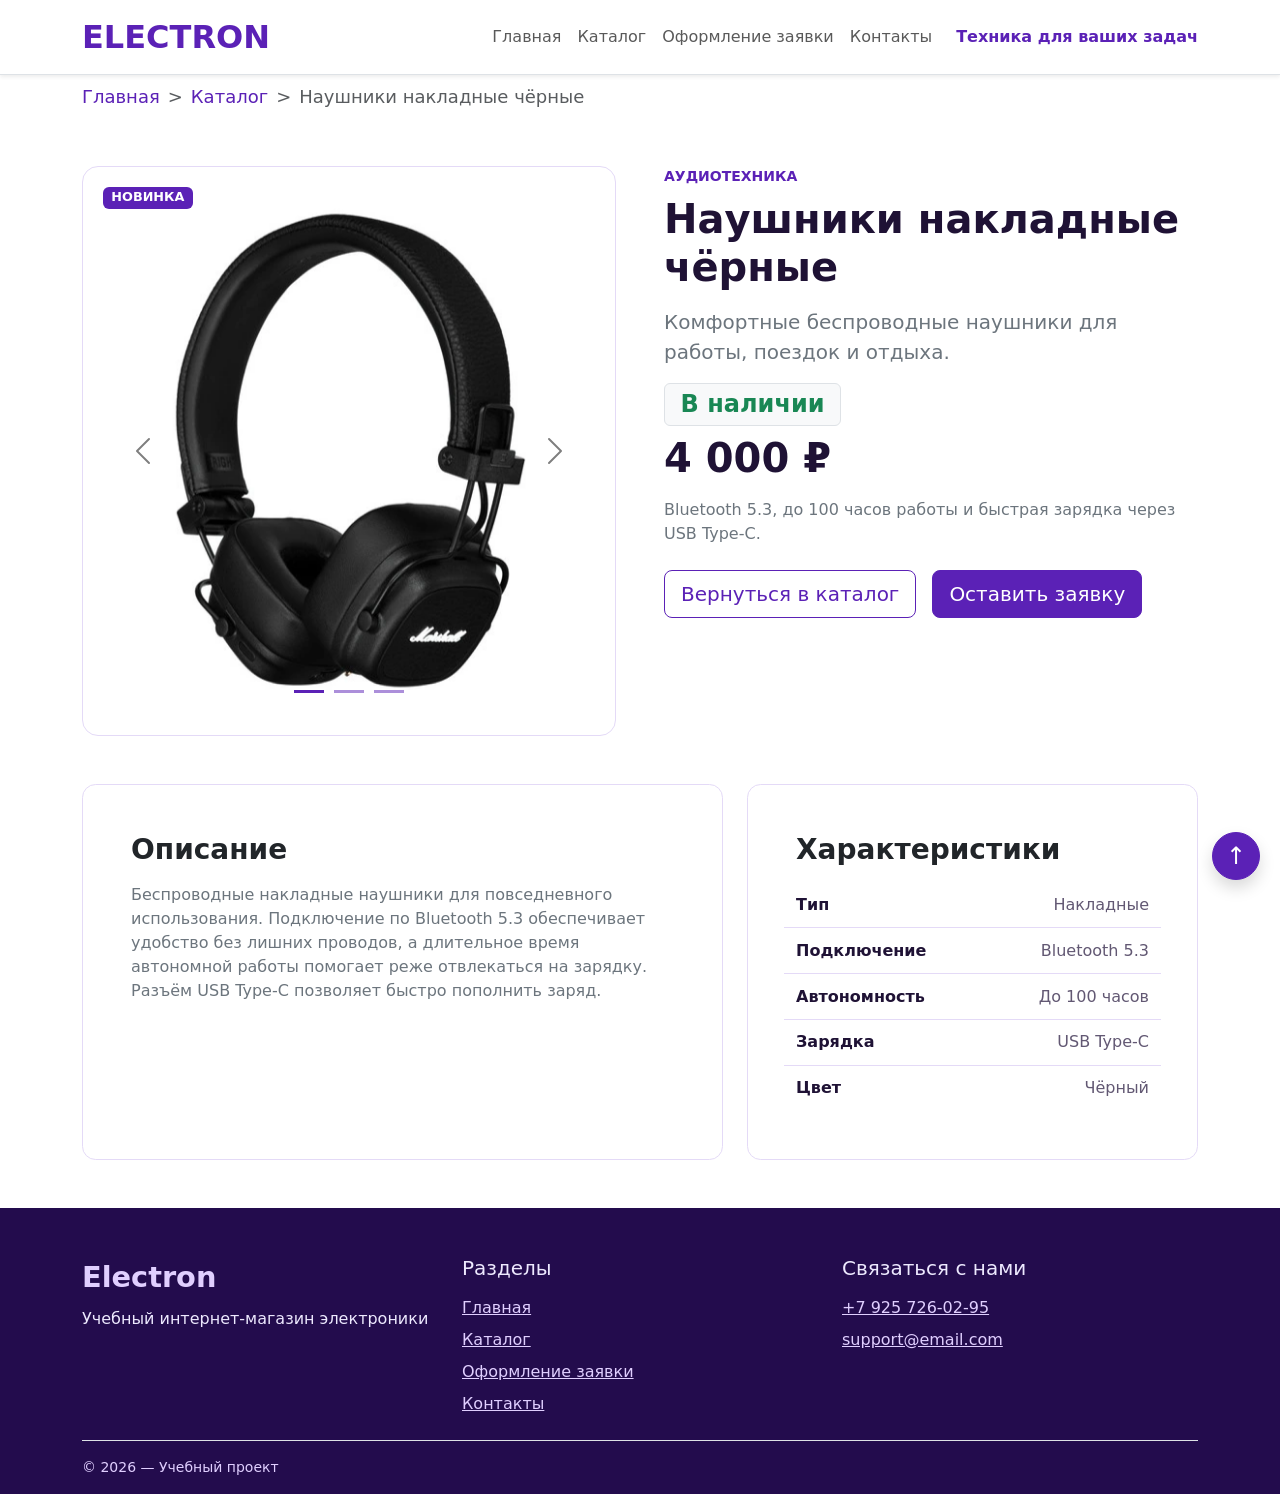
<file: product.html>
<!doctype html>
<html lang="ru" data-bs-theme="light">
  <head>
    <meta charset="UTF-8" />
    <meta name="viewport" content="width=device-width, initial-scale=1" />
    <meta
      name="description"
      content="Наушники накладные чёрные — описание и характеристики в интернет-магазине Electron."
    />
    <meta property="og:type" content="product" />
    <meta property="og:title" content="Наушники накладные чёрные — Electron" />
    <meta
      property="og:description"
      content="Bluetooth 5.3, до 100 часов работы, быстрая зарядка USB Type-C."
    />
    <meta
      property="og:image"
      content="https://aer1s7.github.io/kr1-html-css-shop/images/product-1.jpg"
    />
    <title>Наушники накладные чёрные — Electron</title>
    <link rel="stylesheet" href="vendor/bootstrap/css/bootstrap.min.css" />
    <link rel="stylesheet" href="css/custom.css" />
    <script src="vendor/bootstrap/js/bootstrap.bundle.min.js" defer></script>
  </head>
  <body>
    <a id="top" class="visually-hidden-focusable" href="#main-content"
      >Перейти к содержимому</a
    >
    <nav
      class="navbar navbar-expand-lg sticky-top bg-white shadow-sm border-bottom"
    >
      <div class="container">
        <a class="navbar-brand fw-bold fs-2 brand-link" href="index.html"
          >ELECTRON</a
        >
        <button
          class="navbar-toggler"
          type="button"
          data-bs-toggle="collapse"
          data-bs-target="#mainNavbar"
          aria-controls="mainNavbar"
          aria-expanded="false"
          aria-label="Открыть меню"
        >
          <span class="navbar-toggler-icon"></span>
        </button>
        <div class="collapse navbar-collapse" id="mainNavbar">
          <ul class="navbar-nav ms-auto mb-2 mb-lg-0 align-items-lg-center">
            <li class="nav-item">
              <a class="nav-link" href="index.html">Главная</a>
            </li>
            <li class="nav-item">
              <a class="nav-link" href="catalog.html">Каталог</a>
            </li>
            <li class="nav-item">
              <a class="nav-link" href="order.html">Оформление заявки</a>
            </li>
            <li class="nav-item">
              <a class="nav-link" href="contacts.html">Контакты</a>
            </li>
          </ul>
          <span class="navbar-text ms-lg-3 fw-semibold brand-text"
            >Техника для ваших задач</span
          >
        </div>
      </div>
    </nav>

    <main id="main-content">
      <nav aria-label="breadcrumb" class="py-2">
        <div class="container">
          <ol class="breadcrumb mb-0">
            <li class="breadcrumb-item"><a href="index.html">Главная</a></li>
            <li class="breadcrumb-item"><a href="catalog.html">Каталог</a></li>
            <li class="breadcrumb-item active" aria-current="page">
              Наушники накладные чёрные
            </li>
          </ol>
        </div>
      </nav>

      <section class="container py-4 py-lg-5">
        <div class="row g-4 g-lg-5 align-items-start">
          <div class="col-12 col-lg-6">
            <div
              class="product-detail-image p-3 p-md-4 rounded-4 border bg-white"
            >
              <span class="badge product-badge">Новинка</span>
              <div
                id="productDetailCarousel"
                class="carousel slide"
                data-bs-ride="carousel"
                data-bs-theme="dark"
              >
                <div class="carousel-indicators">
                  <button
                    type="button"
                    data-bs-target="#productDetailCarousel"
                    data-bs-slide-to="0"
                    class="active"
                    aria-current="true"
                    aria-label="Слайд 1"
                  ></button>
                  <button
                    type="button"
                    data-bs-target="#productDetailCarousel"
                    data-bs-slide-to="1"
                    aria-label="Слайд 2"
                  ></button>
                  <button
                    type="button"
                    data-bs-target="#productDetailCarousel"
                    data-bs-slide-to="2"
                    aria-label="Слайд 3"
                  ></button>
                </div>
                <div class="carousel-inner rounded-4">
                  <div class="carousel-item active" data-bs-interval="5000">
                    <img
                      class="img-fluid w-100 product-detail-photo carousel-image"
                      src="images/product-1.jpg"
                    />
                  </div>
                  <div class="carousel-item" data-bs-interval="5000">
                    <img
                      src="images/product-1-2.webp"
                      class="img-fluid w-100 product-detail-photo carousel-image"
                    />
                  </div>
                  <div class="carousel-item" data-bs-interval="5000">
                    <img
                      src="images/product-1-3.webp"
                      class="img-fluid w-100 product-detail-photo carousel-image"
                    />
                  </div>
                </div>
                <button
                  class="carousel-control-prev"
                  type="button"
                  data-bs-target="#productDetailCarousel"
                  data-bs-slide="prev"
                >
                  <span
                    class="carousel-control-prev-icon"
                    aria-hidden="true"
                  ></span
                  ><span class="visually-hidden">Предыдущий</span>
                </button>
                <button
                  class="carousel-control-next"
                  type="button"
                  data-bs-target="#productDetailCarousel"
                  data-bs-slide="next"
                >
                  <span
                    class="carousel-control-next-icon"
                    aria-hidden="true"
                  ></span
                  ><span class="visually-hidden">Следующий</span>
                </button>
              </div>
            </div>
          </div>
          <div class="col-12 col-lg-6">
            <p class="text-brand fw-semibold text-uppercase small mb-2">
              Аудиотехника
            </p>
            <h1 class="display-6 fw-bold mb-3">Наушники накладные чёрные</h1>
            <p class="lead text-secondary">
              Комфортные беспроводные наушники для работы, поездок и отдыха.
            </p>
            <div class="d-flex align-items-baseline flex-wrap gap-3 mb-3">
              <div class="d-flex flex-column gap-2">
                <span class="badge text-bg-light border text-success fs-4"
                  >В наличии</span
                >
                <p class="display-6 fw-bold mb-0">4 000 ₽</p>
              </div>
            </div>
            <p class="text-secondary">
              Bluetooth 5.3, до 100 часов работы и быстрая зарядка через USB
              Type-C.
            </p>
            <div class="d-grid d-sm-flex gap-3 my-4">
              <a class="btn btn-outline-brand btn-lg" href="catalog.html"
                >Вернуться в каталог</a
              >
              <a
                class="btn btn-brand btn-lg"
                href="order.html?product=headphones"
                >Оставить заявку</a
              >
            </div>
          </div>
        </div>
      </section>

      <section class="container pb-5">
        <div class="row g-4">
          <div class="col-12 col-lg-7">
            <div class="card h-100 product-info-card">
              <div class="card-body p-4 p-lg-5">
                <h2 class="h3 fw-bold mb-3">Описание</h2>
                <p class="text-secondary mb-0">
                  Беспроводные накладные наушники для повседневного
                  использования. Подключение по Bluetooth 5.3 обеспечивает
                  удобство без лишних проводов, а длительное время автономной
                  работы помогает реже отвлекаться на зарядку. Разъём USB Type-C
                  позволяет быстро пополнить заряд.
                </p>
              </div>
            </div>
          </div>
          <div class="col-12 col-lg-5">
            <div class="card h-100 product-info-card">
              <div class="card-body p-4 p-lg-5">
                <h2 class="h3 fw-bold mb-3">Характеристики</h2>
                <dl class="row mb-0 product-spec-list">
                  <dt class="col-7">Тип</dt>
                  <dd class="col-5">Накладные</dd>
                  <dt class="col-7">Подключение</dt>
                  <dd class="col-5">Bluetooth 5.3</dd>
                  <dt class="col-7">Автономность</dt>
                  <dd class="col-5">До 100 часов</dd>
                  <dt class="col-7">Зарядка</dt>
                  <dd class="col-5">USB Type-C</dd>
                  <dt class="col-7">Цвет</dt>
                  <dd class="col-5">Чёрный</dd>
                </dl>
              </div>
            </div>
          </div>
        </div>
      </section>
    </main>

    <footer id="site-footer" class="site-footer pt-5 pb-3">
      <div class="container">
        <div class="row g-4 pb-4">
          <div class="col-12 col-md-4">
            <a href="index.html" class="footer-logo text-decoration-none"
              >Electron</a
            >
            <p class="mt-2 mb-0">Учебный интернет-магазин электроники</p>
          </div>
          <div class="col-6 col-md-4">
            <h2 class="h5 mb-3">Разделы</h2>
            <ul class="list-unstyled d-grid gap-2 mb-0">
              <li><a href="index.html">Главная</a></li>
              <li><a href="catalog.html">Каталог</a></li>
              <li><a href="order.html">Оформление заявки</a></li>
              <li><a href="contacts.html">Контакты</a></li>
            </ul>
          </div>
          <div class="col-6 col-md-4">
            <h2 class="h5 mb-3">Связаться с нами</h2>
            <p class="mb-2"><a href="tel:+79257260295">+7 925 726-02-95</a></p>
            <p class="mb-0">
              <a href="mailto:support@email.com">support@email.com</a>
            </p>
          </div>
        </div>
        <div class="border-top footer-bottom pt-3">
          <p class="small mb-0">&copy; 2026 — Учебный проект</p>
        </div>
      </div>
    </footer>
    <a
      href="#top"
      class="scroll-top btn btn-brand rounded-circle shadow"
      aria-label="Наверх"
      title="Наверх"
      >↑</a
    >
  </body>
</html>
</file>
<file: css/custom.css>
:root {
  --shop-primary: #5b21b6;
  --shop-primary-dark: #3b0f80;
  --shop-text: #1f1235;
  --shop-border: #e4daf7;
  --shop-surface: #f7f5fb;
  --shop-accent: #e0cfff;
  --bs-primary: var(--shop-primary);
  --bs-link-color: var(--shop-primary);
  --bs-link-hover-color: var(--shop-primary-dark);
}

main {
  min-height: calc(100vh - 320px);
}

body {
  color: var(--shop-text);
}
.brand-link,
.brand-text,
.text-brand {
  color: var(--shop-primary);
}

.brand-link:hover {
  color: var(--shop-primary-dark);
}

.navbar .nav-link {
  border-radius: 0.5rem;
  --bs-navbar-active-color: var(--shop-primary-dark);
}

.navbar .nav-link:hover,
.navbar .nav-link:focus-visible {
  color: var(--shop-primary);
  background: var(--shop-surface);
}

.breadcrumb {
  --bs-breadcrumb-divider: ">";
  --bs-breadcrumb-font-size: 18px;
}

.breadcrumb a {
  color: var(--shop-primary);
  text-decoration: none;
  font-weight: 400;
}

.btn-brand {
  --bs-btn-color: #fff;
  --bs-btn-bg: var(--shop-primary);
  --bs-btn-border-color: var(--shop-primary);
  --bs-btn-hover-color: #fff;
  --bs-btn-hover-bg: var(--shop-primary-dark);
  --bs-btn-hover-border-color: var(--shop-primary-dark);
  --bs-btn-focus-shadow-rgb: 91, 33, 182;
  --bs-btn-active-bg: var(--shop-primary-dark);
  --bs-btn-active-border-color: var(--shop-primary-dark);
}
.btn-outline-brand {
  --bs-btn-color: var(--shop-primary);
  --bs-btn-border-color: var(--shop-primary);
  --bs-btn-hover-color: #fff;
  --bs-btn-hover-bg: var(--shop-primary);
  --bs-btn-hover-border-color: var(--shop-primary);
  --bs-btn-focus-shadow-rgb: 91, 33, 182;
}

.sidebar {
  background: #fff;
  position: sticky;
  top: 90px;
}

.sidebar .accordion-button {
  padding: 14px 0;
  font-weight: 600;
  background: #fff;
  color: #212529;
  box-shadow: none;
}

.sidebar .accordion-button:not(.collapsed) {
  color: #212529;
}

.sidebar .accordion-body {
  padding: 8px 0 16px;
}

.sidebar .form-check-input:checked {
  background-color: #6f42c1;
  border-color: #6f42c1;
}

.hero-panel {
  background: var(--shop-accent);
}
.hero-badge {
  background: #fff;
  color: var(--shop-primary-dark);
}
.hero-carousel-image {
  width: 100%;
  height: clamp(260px, 38vw, 460px);
  object-fit: cover;
}
.feature-card,
.product-card {
  border: 1px solid var(--shop-border);
  border-radius: 0.85rem;
  transition:
    transform 0.2s ease,
    border-color 0.2s ease,
    box-shadow 0.2s ease;
}
.feature-card:hover,
.product-card:hover {
  border-color: var(--shop-primary);
  transform: translateY(-3px);
  box-shadow: 0 0.75rem 1.5rem rgba(109, 40, 217, 0.12);
}
.feature-icon {
  display: inline-flex;
  width: 2.75rem;
  height: 2.75rem;
  align-items: center;
  justify-content: center;
  border-radius: 50%;
  background: var(--shop-accent);
  font-size: 1.35rem;
}
.product-image-wrap {
  display: block;
  padding: 1rem 1rem 0;
}
.product-image {
  width: 100%;
  height: 260px;
  object-fit: contain;
  border: 1px solid var(--shop-border);
  border-radius: 0.5rem;
}
.product-badge {
  position: absolute;
  text-transform: uppercase;
  top: 1.25rem;
  left: 1.25rem;
  z-index: 1;
  background: var(--shop-primary);
  font-size: 0.8rem;
}
.product-title-link {
  color: var(--shop-text);
  text-decoration: none;
}
.product-title-link:hover {
  color: var(--shop-primary);
}
.about-panel {
  background: var(--shop-surface);
  border-left: 4px solid var(--shop-primary);
}
.fact-card {
  padding: 1rem;
  background: #fff;
  border: 1px solid var(--shop-border);
  border-radius: 0.65rem;
}

.order-steps {
  list-style: none;
}

.order-step {
  display: inline-flex;
  justify-content: center;
  align-items: center;
  width: 48px;
  height: 48px;
  background-color: var(--shop-primary);
  color: white;
  font-size: 24px;
  border-radius: 50%;
}

.site-footer {
  color: #ede9fe;
  background: #230c4d;
}
.site-footer a {
  color: var(--shop-accent);
}
.site-footer a:hover {
  color: #fff;
}
.footer-logo {
  display: inline-block;
  color: var(--shop-accent);
  font-size: 1.8rem;
  font-weight: 700;
}
.footer-bottom {
  border-color: rgba(224, 207, 255, 0.25);
  color: var(--shop-accent);
}
.scroll-top {
  position: fixed;
  right: 1.25rem;
  bottom: 1.25rem;
  z-index: 1030;
  display: inline-flex;
  align-items: center;
  justify-content: center;
  width: 3rem;
  height: 3rem;
  font-size: 1.5rem;
  text-decoration: none;
}
.form-control:focus,
.form-select:focus,
.form-check-input:focus {
  border-color: #a78bfa;
  box-shadow: 0 0 0 0.25rem rgba(91, 33, 182, 0.2);
}
.form-check-input:checked {
  background-color: var(--shop-primary);
  border-color: var(--shop-primary);
}

.carousel-indicators [data-bs-target] {
  --bs-carousel-indicator-active-bg: var(--shop-primary);
  border: 2px solid #fff;
}

.site-footer a {
  color: var(--shop-accent);
}
.site-footer a:hover {
  color: #fff;
}
.footer-logo {
  display: inline-block;
  color: var(--shop-accent);
  font-size: 1.8rem;
  font-weight: 700;
}
.footer-bottom {
  border-color: rgba(224, 207, 255, 0.25);
  color: var(--shop-accent);
}
.scroll-top {
  position: fixed;
  right: 1.25rem;
  bottom: 1.25rem;
  z-index: 1030;
  display: inline-flex;
  align-items: center;
  justify-content: center;
  width: 3rem;
  height: 3rem;
  font-size: 1.5rem;
  text-decoration: none;
}
.form-control:focus,
.form-select:focus,
.form-check-input:focus {
  border-color: #a78bfa;
  box-shadow: 0 0 0 0.25rem rgba(91, 33, 182, 0.2);
}
.form-check-input:checked {
  background-color: var(--shop-primary);
  border-color: var(--shop-primary);
}

.product-detail-image {
  position: relative;
  border-color: var(--shop-border) !important;
  background: #fff;
}
.product-detail-photo {
  height: clamp(300px, 42vw, 520px);
  object-fit: contain;
}
.product-detail-benefits {
  background: var(--shop-surface);
  border: 1px solid var(--shop-border);
}
.product-info-card,
.contact-card,
.contact-form-card {
  border: 1px solid var(--shop-border);
  border-radius: 0.85rem;
}
.product-spec-list dt,
.product-spec-list dd {
  padding-top: 0.65rem;
  padding-bottom: 0.65rem;
  border-bottom: 1px solid var(--shop-border);
}
.product-spec-list dt:last-of-type,
.product-spec-list dd:last-of-type {
  border-bottom: 0;
}
.product-spec-list dt {
  color: var(--shop-text);
  font-weight: 600;
}
.product-spec-list dd {
  text-align: end;
  color: #625873;
  margin-bottom: 0;
}
.contact-intro {
  background: var(--shop-surface);
  border-left: 4px solid var(--shop-primary);
}
.contact-card {
  transition:
    transform 0.2s ease,
    border-color 0.2s ease,
    box-shadow 0.2s ease;
}
.contact-card:hover {
  transform: translateY(-3px);
  border-color: var(--shop-primary);
  box-shadow: 0 0.75rem 1.5rem rgba(109, 40, 217, 0.12);
}
.contact-value {
  color: var(--shop-primary);
  font-size: 1.1rem;
  font-weight: 700;
  overflow-wrap: anywhere;
  text-decoration: none;
}
.contact-value:hover {
  color: var(--shop-primary-dark);
  text-decoration: underline;
}
</file>
